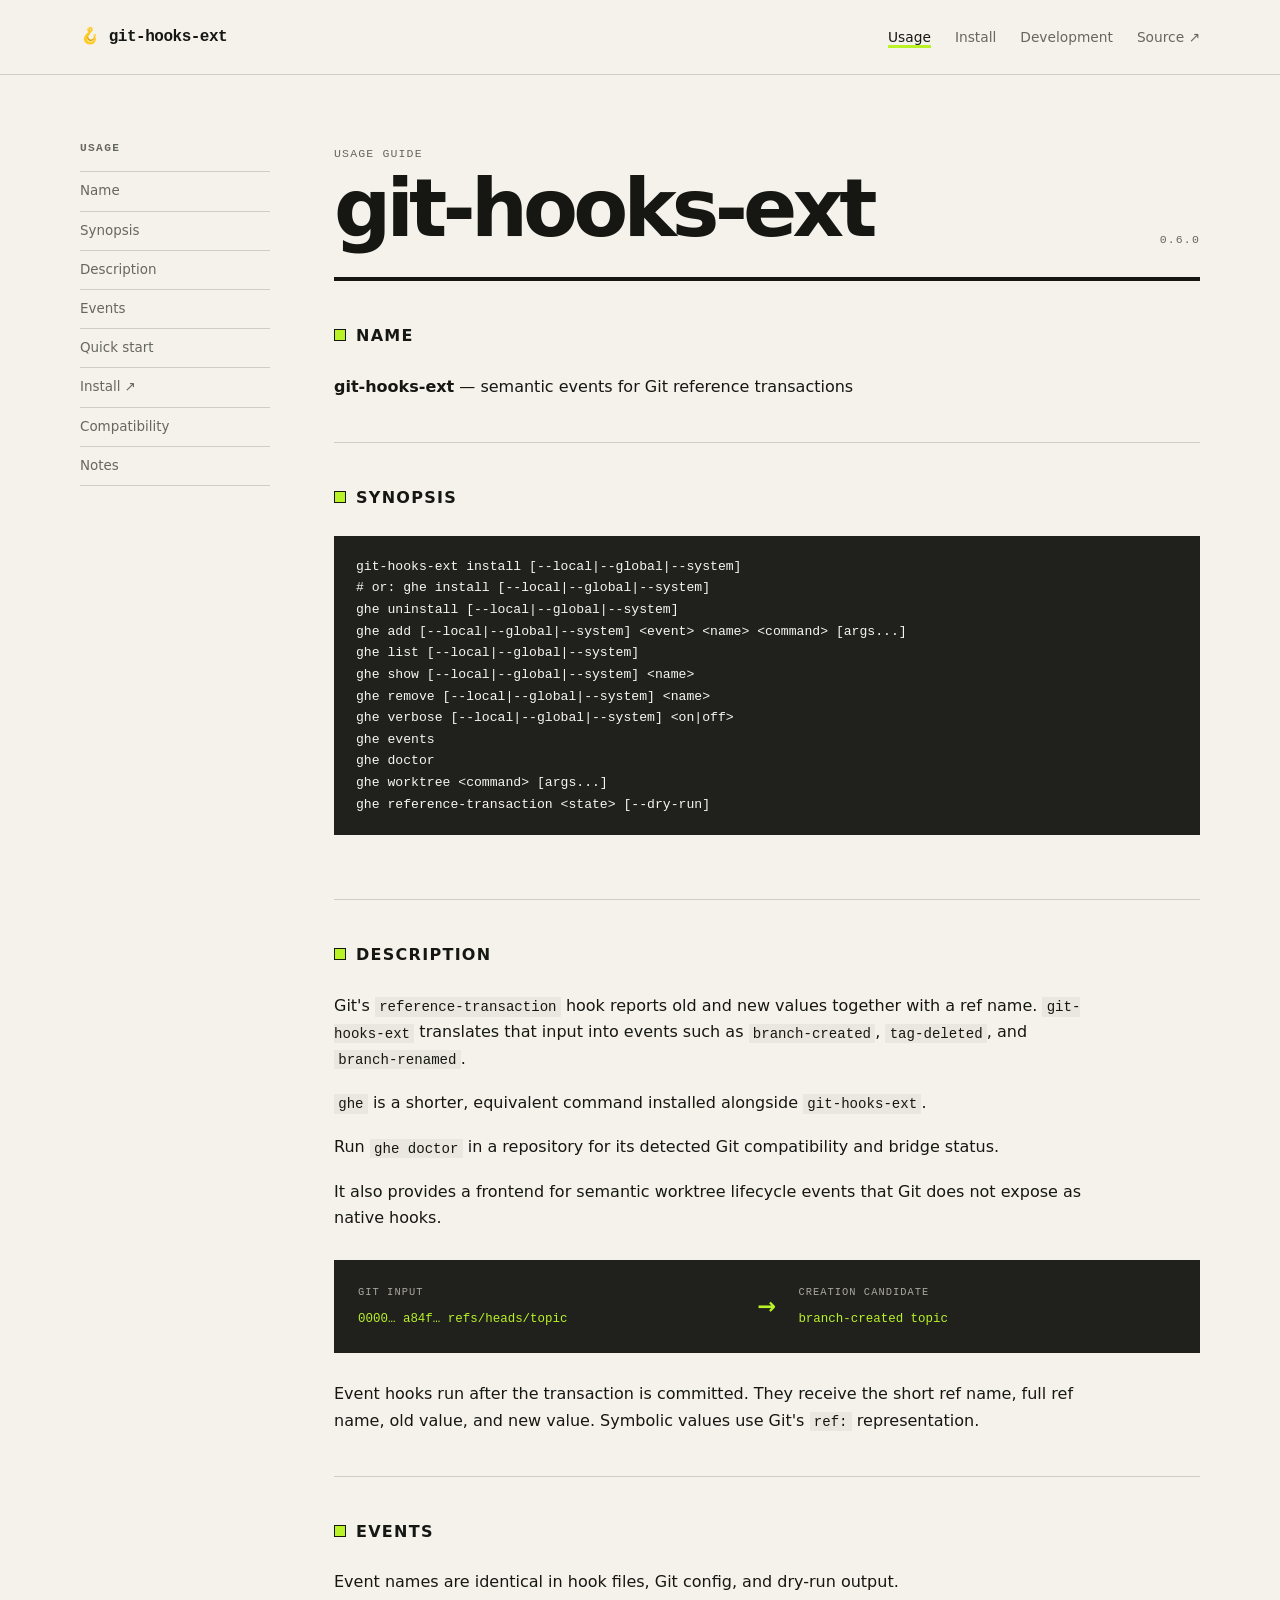
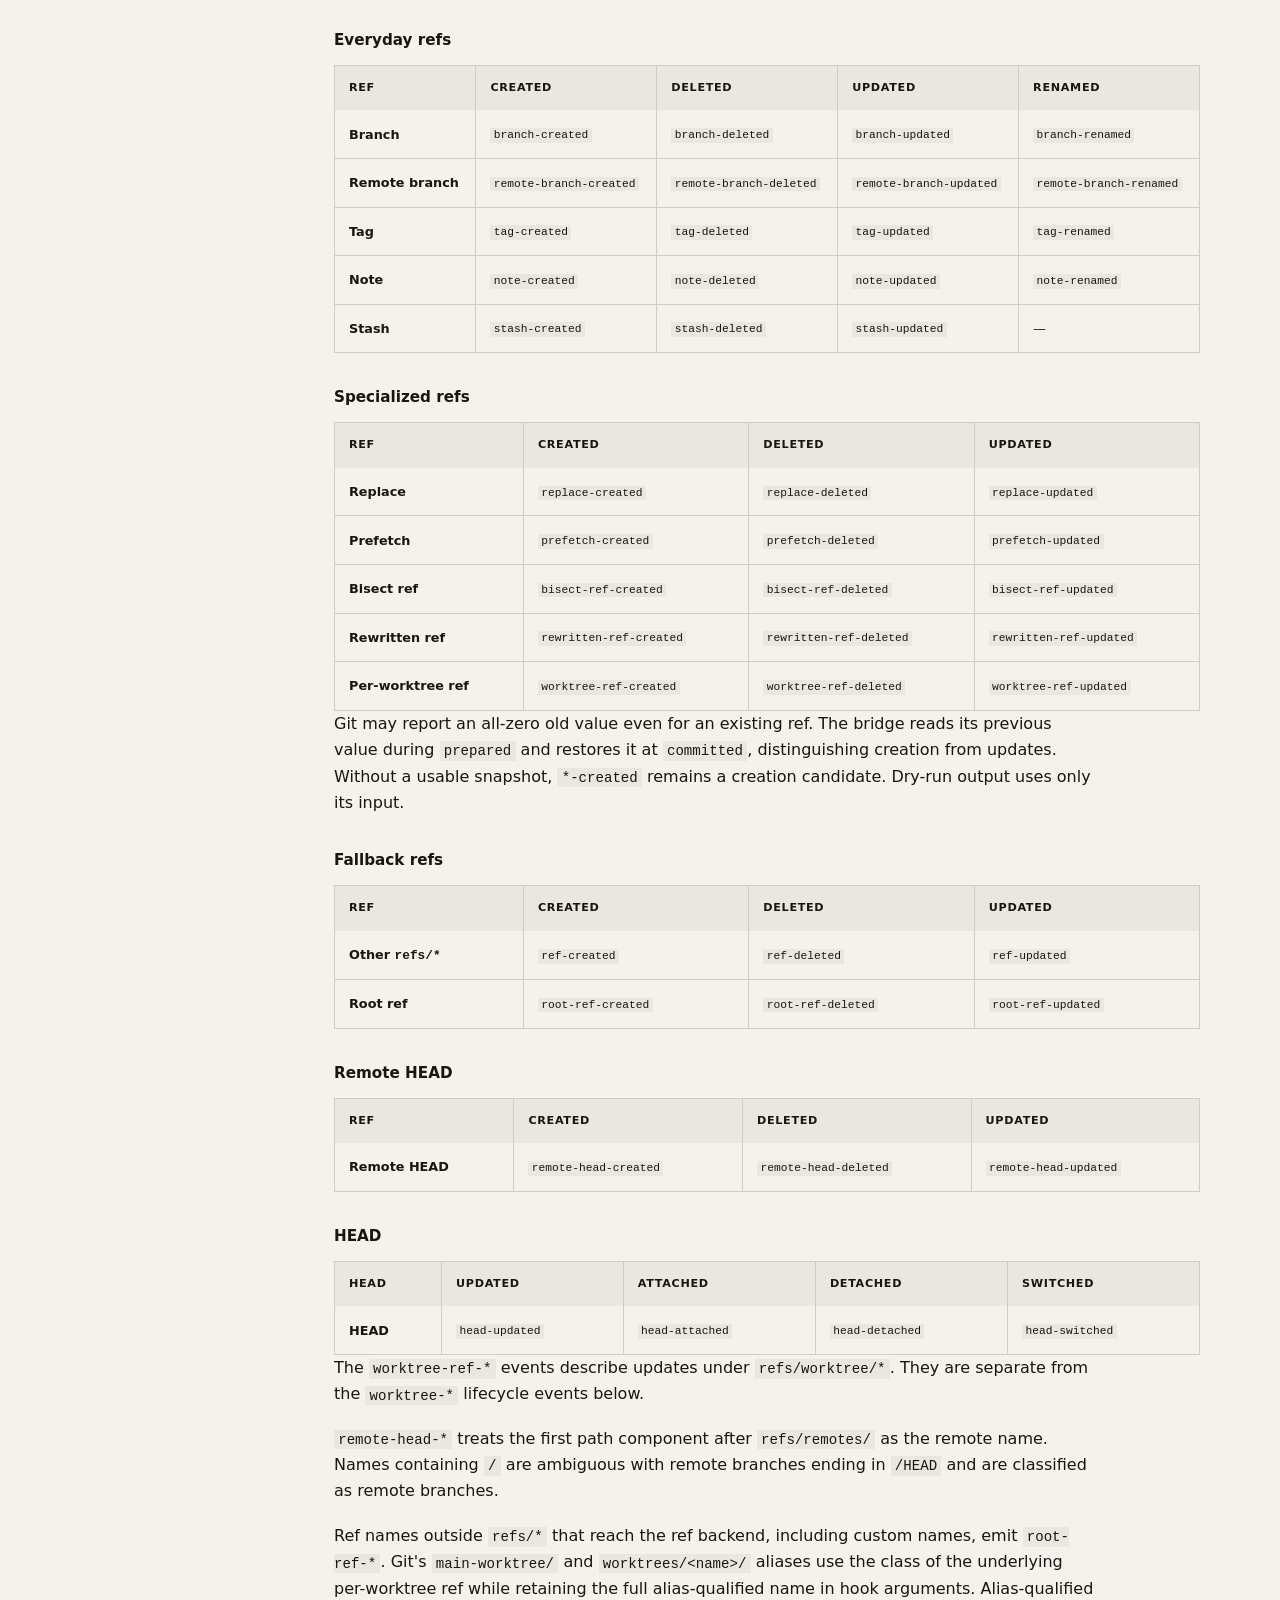
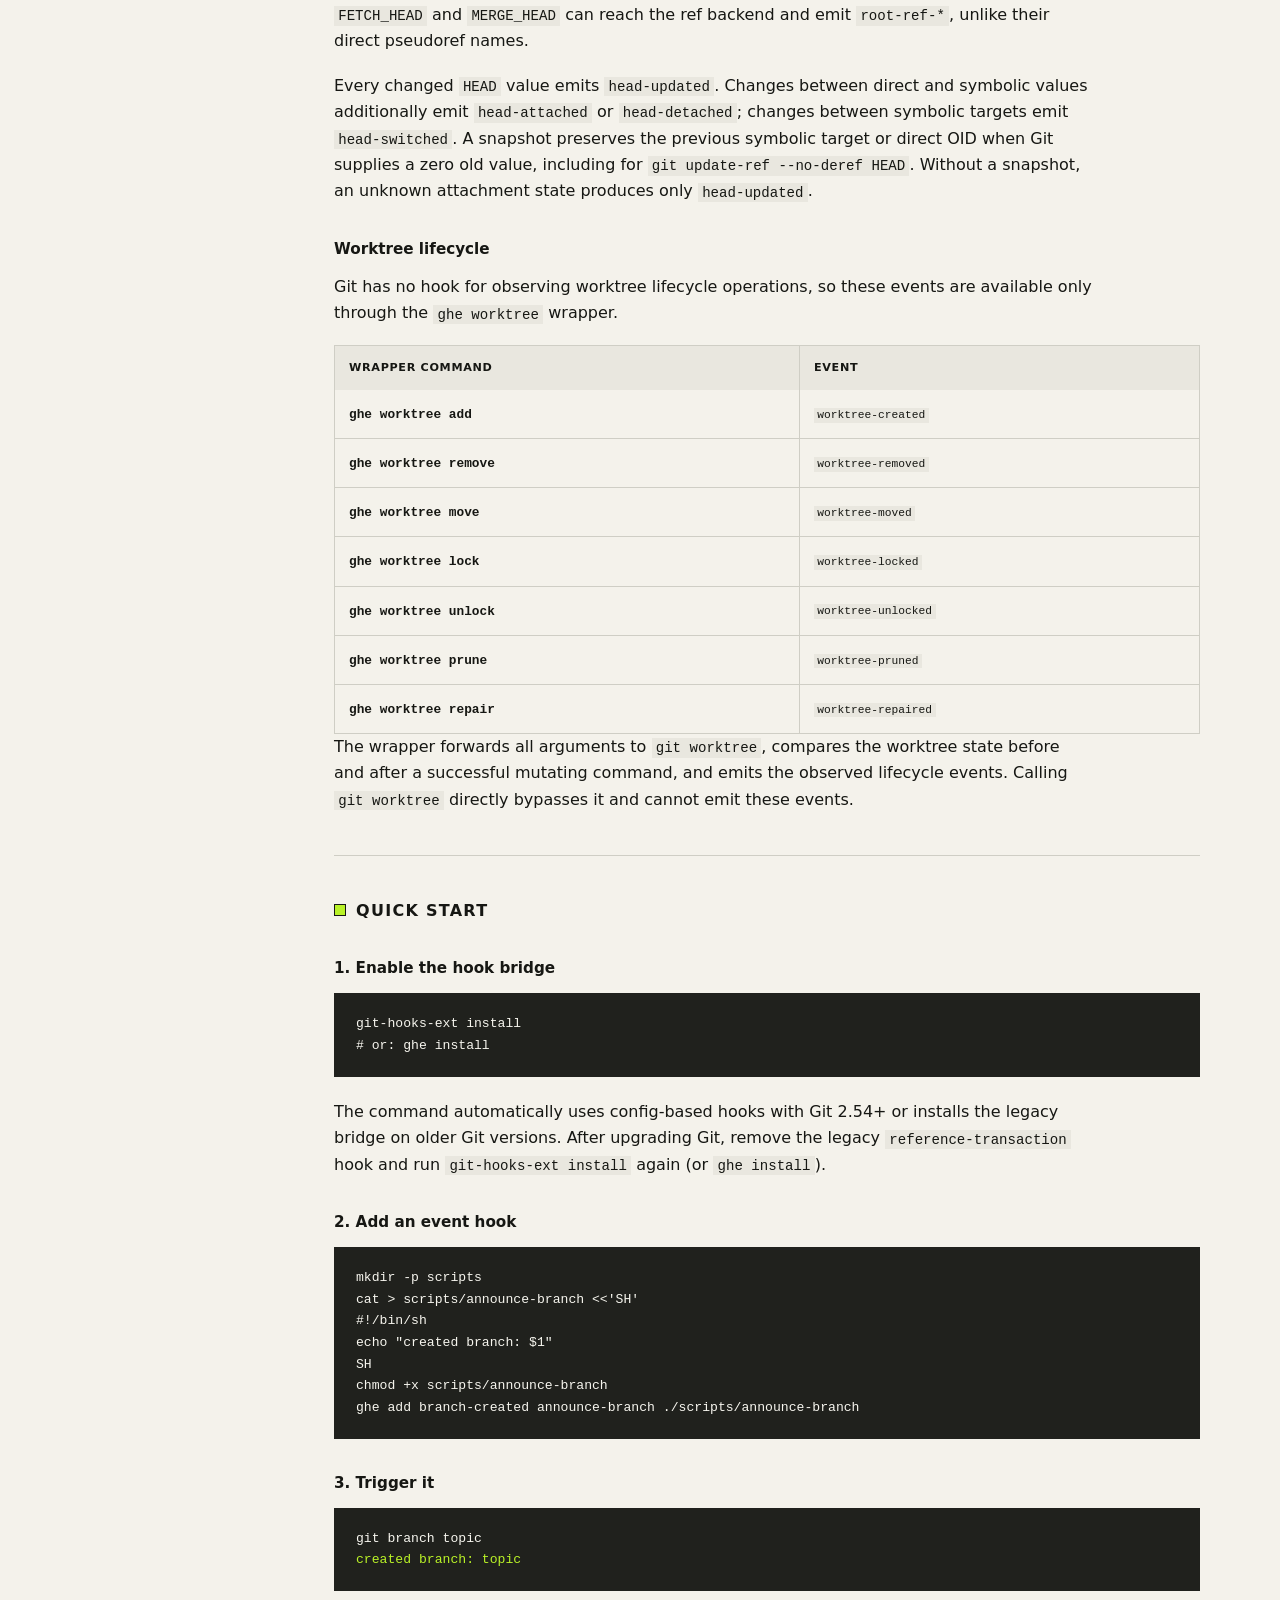
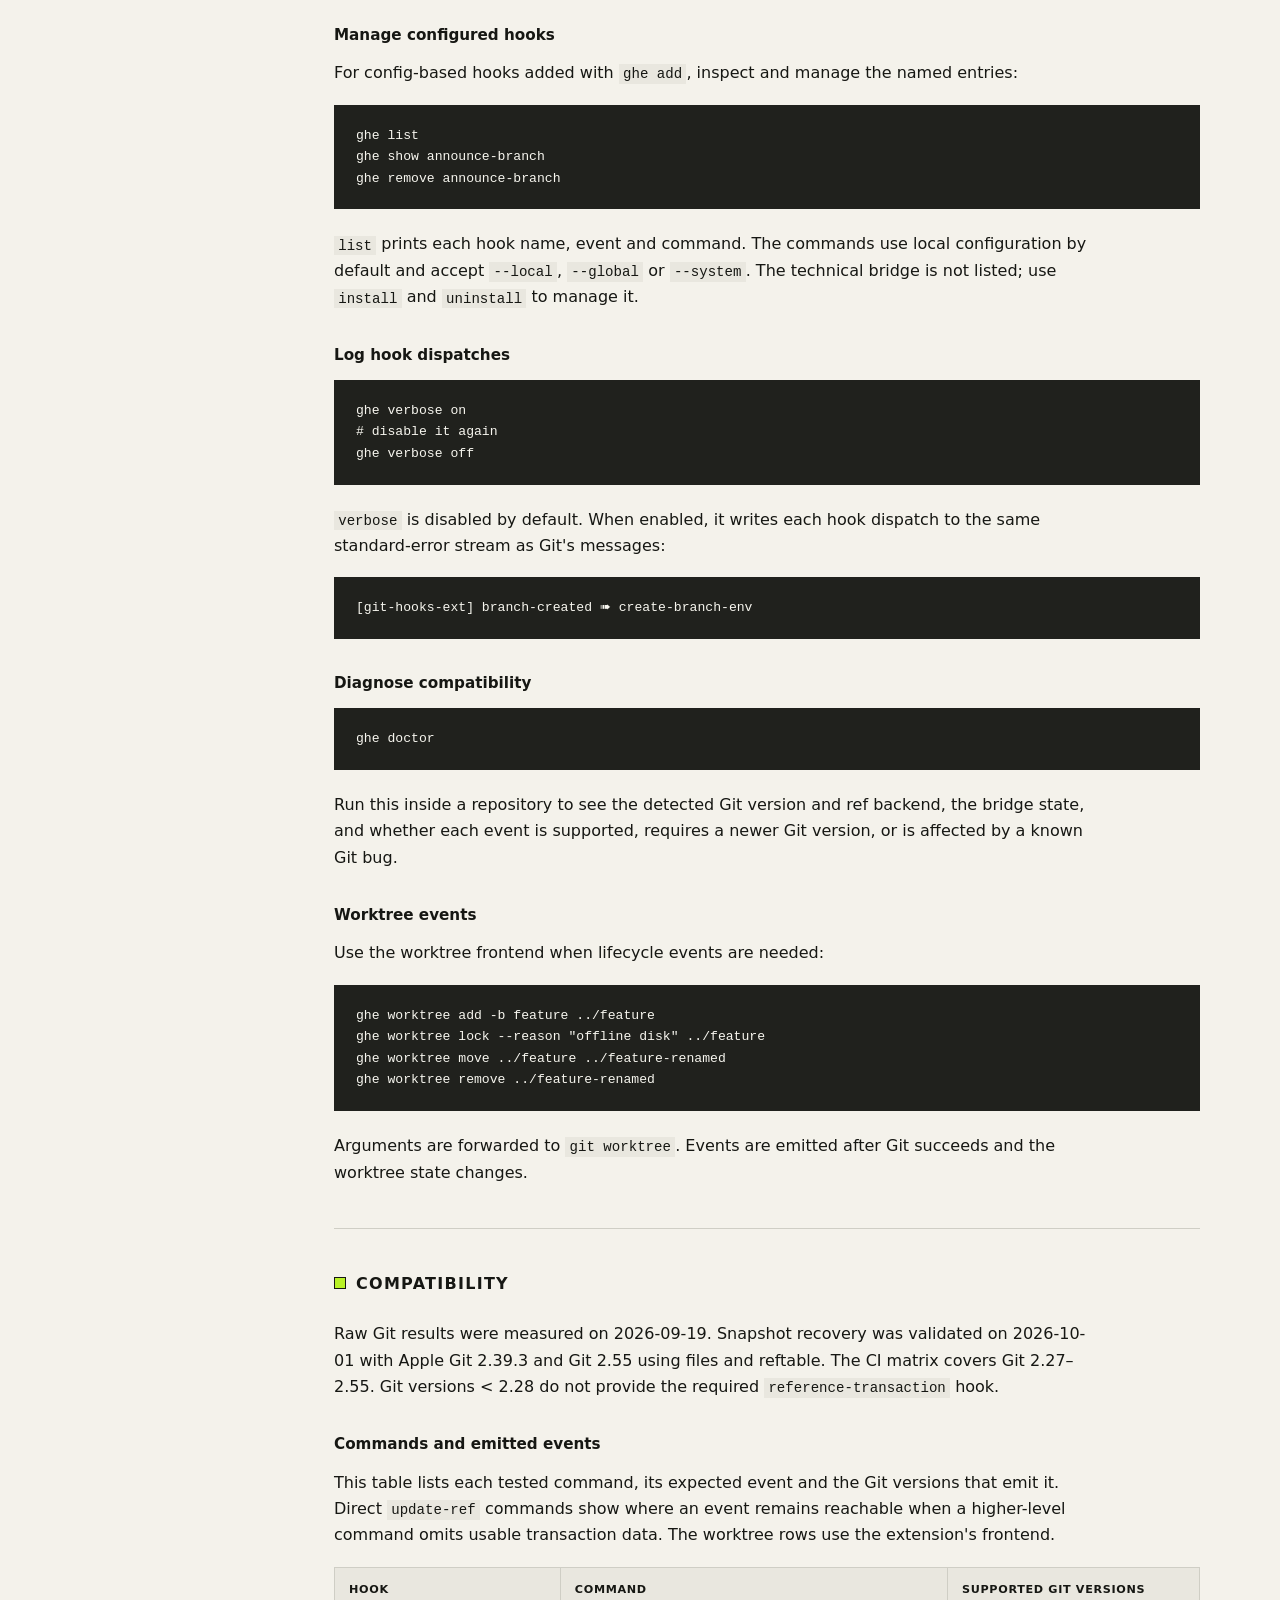
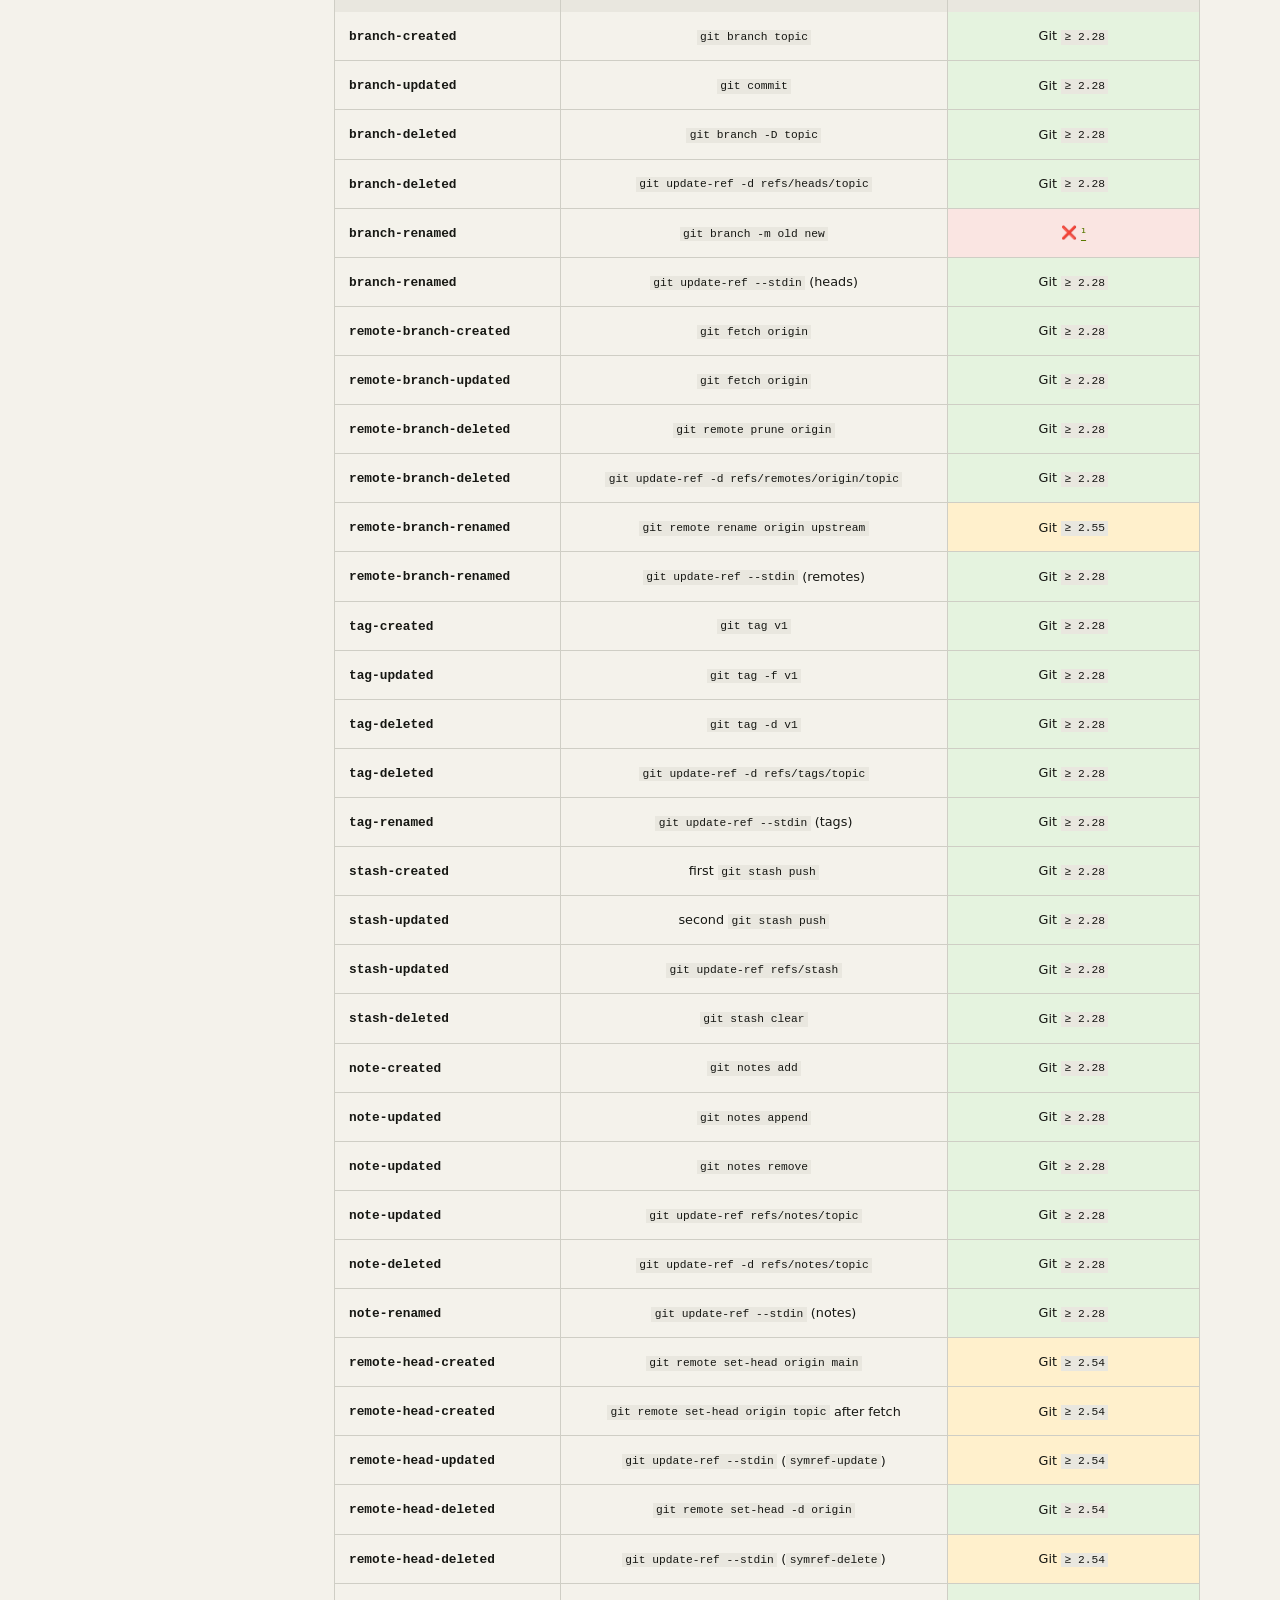
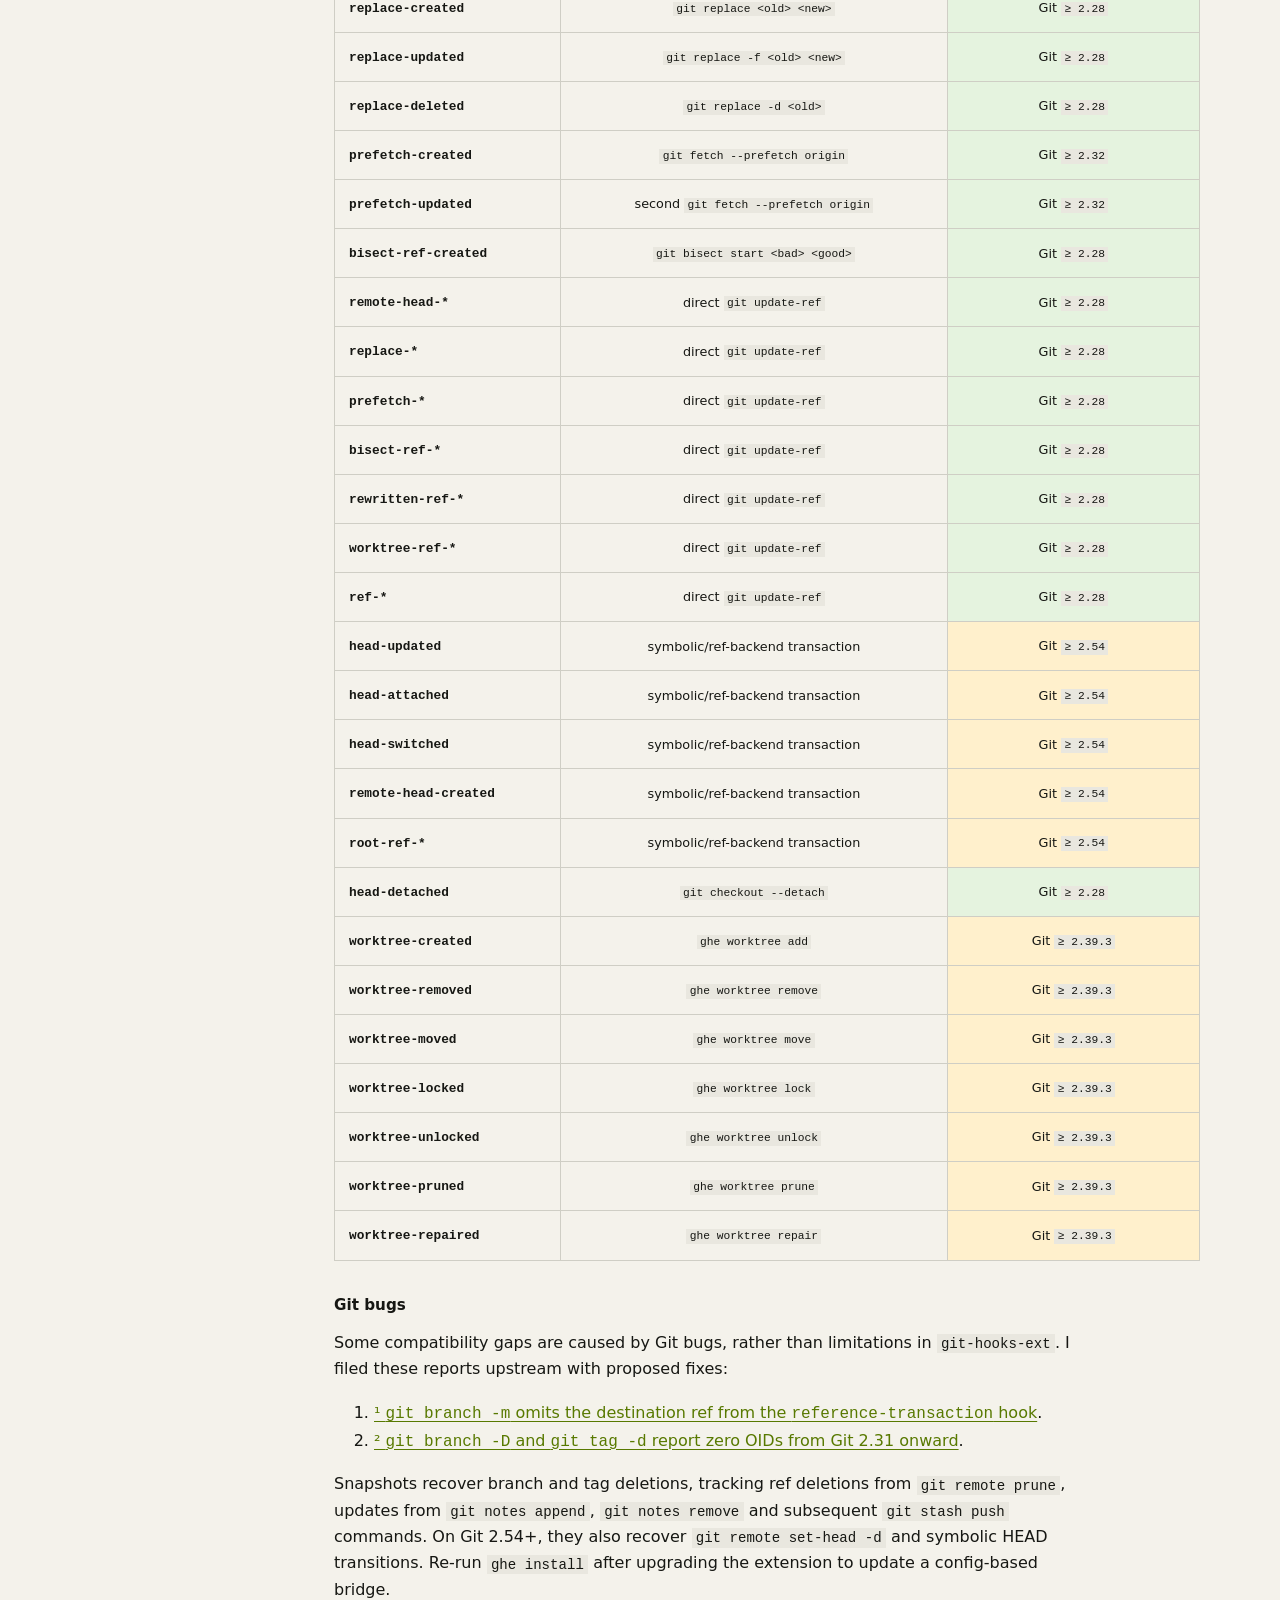
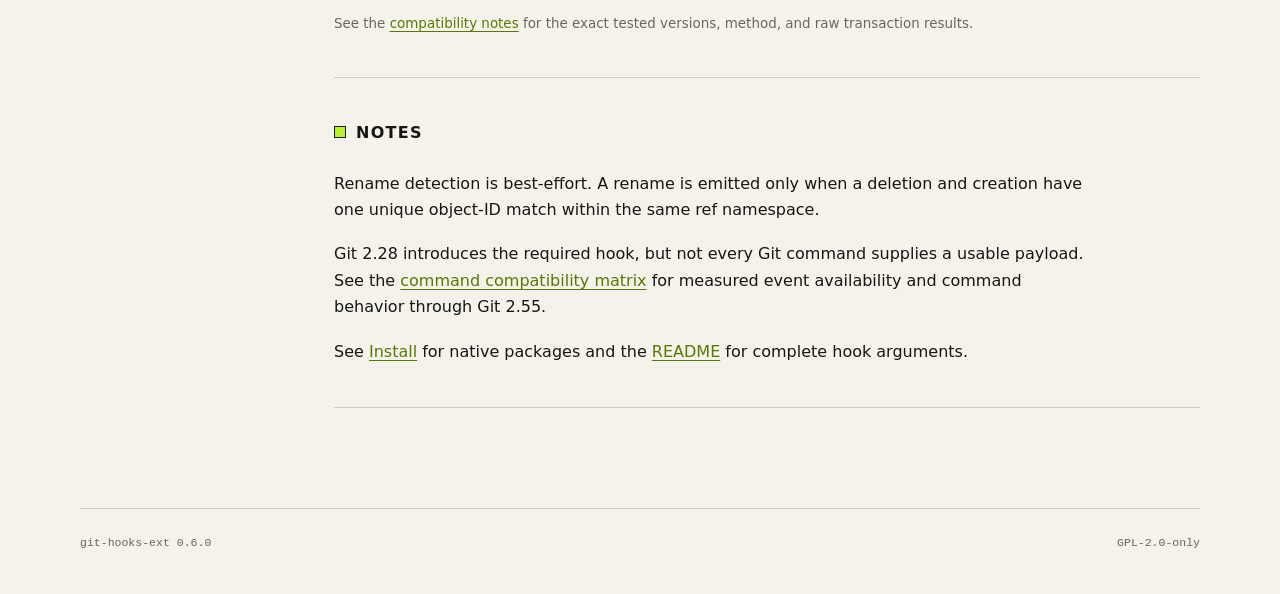
<file: site/index.html>
<!doctype html>
<html lang="en">
  <head>
    <meta charset="utf-8">
    <meta name="viewport" content="width=device-width, initial-scale=1">
    <meta name="description" content="Documentation for git-hooks-ext semantic Git ref events.">
    <meta name="theme-color" content="#f4f2eb">
    <title>Use git-hooks-ext</title>
    <link rel="canonical" href="https://ciembor.github.io/git-hooks-ext/">
    <link rel="stylesheet" href="styles.css">
  </head>
  <body>
    <header class="site-header">
      <div class="header-inner">
        <a class="wordmark" href="#top"><span aria-hidden="true">🪝</span> git-hooks-ext</a>
        <nav aria-label="Project links">
          <a class="active" href="index.html" aria-current="page">Usage</a>
          <a href="install.html">Install</a>
          <a href="development.html">Development</a>
          <a class="external" href="https://github.com/ciembor/git-hooks-ext">Source ↗</a>
        </nav>
      </div>
    </header>

    <main id="top" class="page">
      <aside class="sidebar" aria-label="Page contents">
        <p>Usage</p>
        <nav>
          <a href="#name">Name</a>
          <a href="#synopsis">Synopsis</a>
          <a href="#description">Description</a>
          <a href="#events">Events</a>
          <a href="#quick-start">Quick start</a>
          <a href="install.html">Install ↗</a>
          <a href="#compatibility">Compatibility</a>
          <a href="#notes">Notes</a>
        </nav>
      </aside>

      <article class="manual">
        <header class="manual-header">
          <div>
            <span class="manual-label">Usage guide</span>
            <h1>git-hooks-ext</h1>
          </div>
          <span class="version">0.6.0</span>
        </header>

        <section id="name">
          <h2>Name</h2>
          <p><strong>git-hooks-ext</strong> — semantic events for Git reference transactions</p>
        </section>

        <section id="synopsis">
          <h2>Synopsis</h2>
          <pre><code>git-hooks-ext install [--local|--global|--system]
# or: ghe install [--local|--global|--system]
ghe uninstall [--local|--global|--system]
ghe add [--local|--global|--system] &lt;event&gt; &lt;name&gt; &lt;command&gt; [args...]
ghe list [--local|--global|--system]
ghe show [--local|--global|--system] &lt;name&gt;
ghe remove [--local|--global|--system] &lt;name&gt;
ghe verbose [--local|--global|--system] &lt;on|off&gt;
ghe events
ghe doctor
ghe worktree &lt;command&gt; [args...]
ghe reference-transaction &lt;state&gt; [--dry-run]</code></pre>
        </section>

        <section id="description">
          <h2>Description</h2>
          <p>
            Git's <code>reference-transaction</code> hook reports old and new
            values together with a ref name. <code>git-hooks-ext</code>
            translates that input into events such as
            <code>branch-created</code>, <code>tag-deleted</code>, and
            <code>branch-renamed</code>.
          </p>
          <p><code>ghe</code> is a shorter, equivalent command installed alongside <code>git-hooks-ext</code>.</p>
          <p>Run <code>ghe doctor</code> in a repository for its detected Git compatibility and bridge status.</p>
          <p>
            It also provides a frontend for semantic worktree lifecycle events
            that Git does not expose as native hooks.
          </p>
          <div class="translation" aria-label="Example event transformation">
            <div>
              <span>Git input</span>
              <code>0000… a84f… refs/heads/topic</code>
            </div>
            <b aria-hidden="true">→</b>
            <div>
              <span>Creation candidate</span>
              <code>branch-created topic</code>
            </div>
          </div>
          <p>
            Event hooks run after the transaction is committed. They receive
            the short ref name, full ref name, old value, and new value.
            Symbolic values use Git's <code>ref:</code> representation.
          </p>
        </section>

        <section id="events">
          <h2>Events</h2>
	          <p>Event names are identical in hook files, Git config, and dry-run output.</p>
	          <h3>Everyday refs</h3>
	          <div class="table-wrap">
            <table>
              <thead>
                <tr><th>Ref</th><th>Created</th><th>Deleted</th><th>Updated</th><th>Renamed</th></tr>
	              </thead>
	              <tbody>
                <tr><th>Branch</th><td><code>branch-created</code></td><td><code>branch-deleted</code></td><td><code>branch-updated</code></td><td><code>branch-renamed</code></td></tr>
                <tr><th>Remote branch</th><td><code>remote-branch-created</code></td><td><code>remote-branch-deleted</code></td><td><code>remote-branch-updated</code></td><td><code>remote-branch-renamed</code></td></tr>
                <tr><th>Tag</th><td><code>tag-created</code></td><td><code>tag-deleted</code></td><td><code>tag-updated</code></td><td><code>tag-renamed</code></td></tr>
	                <tr><th>Note</th><td><code>note-created</code></td><td><code>note-deleted</code></td><td><code>note-updated</code></td><td><code>note-renamed</code></td></tr>
	                <tr><th>Stash</th><td><code>stash-created</code></td><td><code>stash-deleted</code></td><td><code>stash-updated</code></td><td>—</td></tr>
	              </tbody>
	            </table>
	          </div>
	          <h3>Specialized refs</h3>
	          <div class="table-wrap">
	            <table>
	              <thead>
	                <tr><th>Ref</th><th>Created</th><th>Deleted</th><th>Updated</th></tr>
	              </thead>
	              <tbody>
	                <tr><th>Replace</th><td><code>replace-created</code></td><td><code>replace-deleted</code></td><td><code>replace-updated</code></td></tr>
                <tr><th>Prefetch</th><td><code>prefetch-created</code></td><td><code>prefetch-deleted</code></td><td><code>prefetch-updated</code></td></tr>
                <tr><th>Bisect ref</th><td><code>bisect-ref-created</code></td><td><code>bisect-ref-deleted</code></td><td><code>bisect-ref-updated</code></td></tr>
                <tr><th>Rewritten ref</th><td><code>rewritten-ref-created</code></td><td><code>rewritten-ref-deleted</code></td><td><code>rewritten-ref-updated</code></td></tr>
	                <tr><th>Per-worktree ref</th><td><code>worktree-ref-created</code></td><td><code>worktree-ref-deleted</code></td><td><code>worktree-ref-updated</code></td></tr>
	              </tbody>
	            </table>
	          </div>
	          <p>
            Git may report an all-zero old value even for an existing ref.
            The bridge reads its previous value during <code>prepared</code>
            and restores it at <code>committed</code>, distinguishing creation
            from updates. Without a usable snapshot, <code>*-created</code>
            remains a creation candidate. Dry-run output uses only its input.
          </p>
	          <h3>Fallback refs</h3>
	          <div class="table-wrap">
	            <table>
	              <thead>
                <tr><th>Ref</th><th>Created</th><th>Deleted</th><th>Updated</th></tr>
	              </thead>
	              <tbody>
	                <tr><th>Other <code>refs/*</code></th><td><code>ref-created</code></td><td><code>ref-deleted</code></td><td><code>ref-updated</code></td></tr>
	                <tr><th>Root ref</th><td><code>root-ref-created</code></td><td><code>root-ref-deleted</code></td><td><code>root-ref-updated</code></td></tr>
	              </tbody>
	            </table>
	          </div>
	          <h3>Remote HEAD</h3>
	          <div class="table-wrap">
	            <table>
	              <thead>
                <tr><th>Ref</th><th>Created</th><th>Deleted</th><th>Updated</th></tr>
	              </thead>
	              <tbody>
	                <tr><th>Remote HEAD</th><td><code>remote-head-created</code></td><td><code>remote-head-deleted</code></td><td><code>remote-head-updated</code></td></tr>
	              </tbody>
	            </table>
	          </div>
	          <h3>HEAD</h3>
	          <div class="table-wrap">
	            <table>
	              <thead><tr><th>HEAD</th><th>Updated</th><th>Attached</th><th>Detached</th><th>Switched</th></tr></thead>
	              <tbody>
	                <tr><th>HEAD</th><td><code>head-updated</code></td><td><code>head-attached</code></td><td><code>head-detached</code></td><td><code>head-switched</code></td></tr>
	              </tbody>
	            </table>
	          </div>
	          <p>
            The <code>worktree-ref-*</code> events describe updates under
            <code>refs/worktree/*</code>. They are separate from the
            <code>worktree-*</code> lifecycle events below.
          </p>
          <p>
            <code>remote-head-*</code> treats the first path component after
            <code>refs/remotes/</code> as the remote name. Names containing
            <code>/</code> are ambiguous with remote branches ending in
            <code>/HEAD</code> and are classified as remote branches.
          </p>
          <p>
            Ref names outside <code>refs/*</code> that reach the ref backend,
            including custom names, emit <code>root-ref-*</code>. Git's
            <code>main-worktree/</code> and <code>worktrees/&lt;name&gt;/</code>
            aliases use the class of the underlying per-worktree ref while
            retaining the full alias-qualified name in hook arguments.
            Alias-qualified <code>FETCH_HEAD</code> and
            <code>MERGE_HEAD</code> can reach the ref backend and emit
            <code>root-ref-*</code>, unlike their direct pseudoref names.
          </p>
          <p>
            Every changed <code>HEAD</code> value emits
            <code>head-updated</code>. Changes between direct and symbolic
            values additionally emit <code>head-attached</code> or
            <code>head-detached</code>; changes between symbolic targets emit
            <code>head-switched</code>. A snapshot preserves the previous
            symbolic target or direct OID when Git supplies a zero old value,
            including for <code>git update-ref --no-deref HEAD</code>.
            Without a snapshot, an unknown attachment state produces only
            <code>head-updated</code>.
          </p>
          <h3>Worktree lifecycle</h3>
          <p>
            Git has no hook for observing worktree lifecycle operations, so
            these events are available only through the
            <code>ghe worktree</code> wrapper.
          </p>
          <div class="table-wrap">
            <table>
              <thead><tr><th>Wrapper command</th><th>Event</th></tr></thead>
              <tbody>
                <tr><th><code>ghe worktree add</code></th><td><code>worktree-created</code></td></tr>
                <tr><th><code>ghe worktree remove</code></th><td><code>worktree-removed</code></td></tr>
                <tr><th><code>ghe worktree move</code></th><td><code>worktree-moved</code></td></tr>
                <tr><th><code>ghe worktree lock</code></th><td><code>worktree-locked</code></td></tr>
                <tr><th><code>ghe worktree unlock</code></th><td><code>worktree-unlocked</code></td></tr>
                <tr><th><code>ghe worktree prune</code></th><td><code>worktree-pruned</code></td></tr>
                <tr><th><code>ghe worktree repair</code></th><td><code>worktree-repaired</code></td></tr>
              </tbody>
            </table>
          </div>
	          <p>
            The wrapper forwards all arguments to <code>git worktree</code>,
            compares the worktree state before and after a successful mutating
            command, and emits the observed lifecycle events. Calling
            <code>git worktree</code> directly bypasses it and cannot emit
            these events.
          </p>
        </section>

        <section id="quick-start">
          <h2>Quick start</h2>
          <h3>1. Enable the hook bridge</h3>
          <pre><code>git-hooks-ext install
# or: ghe install</code></pre>
          <p>The command automatically uses config-based hooks with Git 2.54+ or installs the legacy bridge on older Git versions. After upgrading Git, remove the legacy <code>reference-transaction</code> hook and run <code>git-hooks-ext install</code> again (or <code>ghe install</code>).</p>

          <h3>2. Add an event hook</h3>
          <pre><code>mkdir -p scripts
cat &gt; scripts/announce-branch &lt;&lt;'SH'
#!/bin/sh
echo "created branch: $1"
SH
chmod +x scripts/announce-branch
ghe add branch-created announce-branch ./scripts/announce-branch</code></pre>

          <h3>3. Trigger it</h3>
          <pre><code>git branch topic
<span>created branch: topic</span></code></pre>

          <h3>Manage configured hooks</h3>
          <p>For config-based hooks added with <code>ghe add</code>, inspect and manage the named entries:</p>
          <pre><code>ghe list
ghe show announce-branch
ghe remove announce-branch</code></pre>
          <p><code>list</code> prints each hook name, event and command. The commands use local configuration by default and accept <code>--local</code>, <code>--global</code> or <code>--system</code>. The technical bridge is not listed; use <code>install</code> and <code>uninstall</code> to manage it.</p>

          <h3>Log hook dispatches</h3>
          <pre><code>ghe verbose on
# disable it again
ghe verbose off</code></pre>
          <p><code>verbose</code> is disabled by default. When enabled, it writes each hook dispatch to the same standard-error stream as Git's messages:</p>
          <pre><code>[git-hooks-ext] branch-created ➠ create-branch-env</code></pre>

          <h3>Diagnose compatibility</h3>
          <pre><code>ghe doctor</code></pre>
          <p>Run this inside a repository to see the detected Git version and ref backend, the bridge state, and whether each event is supported, requires a newer Git version, or is affected by a known Git bug.</p>

          <h3>Worktree events</h3>
          <p>Use the worktree frontend when lifecycle events are needed:</p>
          <pre><code>ghe worktree add -b feature ../feature
ghe worktree lock --reason "offline disk" ../feature
ghe worktree move ../feature ../feature-renamed
ghe worktree remove ../feature-renamed</code></pre>
          <p>
            Arguments are forwarded to <code>git worktree</code>. Events are
            emitted after Git succeeds and the worktree state changes.
          </p>
        </section>

        <section id="compatibility">
          <h2>Compatibility</h2>
          <p>
            Raw Git results were measured on 2026-09-19. Snapshot recovery was
            validated on 2026-10-01 with Apple Git 2.39.3 and Git 2.55 using
            files and reftable. The CI matrix covers Git 2.27–2.55. Git versions
            &lt; 2.28 do not provide the required
            <code>reference-transaction</code> hook.
          </p>
          <h3>Commands and emitted events</h3>
          <p>
            This table lists each tested command, its expected event and the
            Git versions that emit it. Direct <code>update-ref</code> commands
            show where an event remains reachable when a higher-level command
            omits usable transaction data. The worktree rows use the
            extension's frontend.
          </p>
          <div class="table-wrap">
            <table class="compatibility-table" aria-label="Supported Git versions for semantic events">
              <thead>
                <tr><th scope="col">Hook</th><th scope="col">Command</th><th scope="col">Supported Git versions</th></tr>
              </thead>
              <tbody>
                <tr><th scope="row"><code>branch-created</code></th><td><code>git branch topic</code></td><td class="status-ok">Git <code>≥ 2.28</code></td></tr>
                <tr><th scope="row"><code>branch-updated</code></th><td><code>git commit</code></td><td class="status-ok">Git <code>≥ 2.28</code></td></tr>
                <tr><th scope="row"><code>branch-deleted</code></th><td><code>git branch -D topic</code></td><td class="status-ok">Git <code>≥ 2.28</code></td></tr>
                <tr><th scope="row"><code>branch-deleted</code></th><td><code>git update-ref -d refs/heads/topic</code></td><td class="status-ok">Git <code>≥ 2.28</code></td></tr>
                <tr><th scope="row"><code>branch-renamed</code></th><td><code>git branch -m old new</code></td><td class="status-no">❌ <a href="#git-bugs">¹</a></td></tr>
                <tr><th scope="row"><code>branch-renamed</code></th><td><code>git update-ref --stdin</code> (heads)</td><td class="status-ok">Git <code>≥ 2.28</code></td></tr>
                <tr><th scope="row"><code>remote-branch-created</code></th><td><code>git fetch origin</code></td><td class="status-ok">Git <code>≥ 2.28</code></td></tr>
                <tr><th scope="row"><code>remote-branch-updated</code></th><td><code>git fetch origin</code></td><td class="status-ok">Git <code>≥ 2.28</code></td></tr>
                <tr><th scope="row"><code>remote-branch-deleted</code></th><td><code>git remote prune origin</code></td><td class="status-ok">Git <code>≥ 2.28</code></td></tr>
                <tr><th scope="row"><code>remote-branch-deleted</code></th><td><code>git update-ref -d refs/remotes/origin/topic</code></td><td class="status-ok">Git <code>≥ 2.28</code></td></tr>
                <tr><th scope="row"><code>remote-branch-renamed</code></th><td><code>git remote rename origin upstream</code></td><td class="status-partial">Git <code>≥ 2.55</code></td></tr>
                <tr><th scope="row"><code>remote-branch-renamed</code></th><td><code>git update-ref --stdin</code> (remotes)</td><td class="status-ok">Git <code>≥ 2.28</code></td></tr>
                <tr><th scope="row"><code>tag-created</code></th><td><code>git tag v1</code></td><td class="status-ok">Git <code>≥ 2.28</code></td></tr>
                <tr><th scope="row"><code>tag-updated</code></th><td><code>git tag -f v1</code></td><td class="status-ok">Git <code>≥ 2.28</code></td></tr>
                <tr><th scope="row"><code>tag-deleted</code></th><td><code>git tag -d v1</code></td><td class="status-ok">Git <code>≥ 2.28</code></td></tr>
                <tr><th scope="row"><code>tag-deleted</code></th><td><code>git update-ref -d refs/tags/topic</code></td><td class="status-ok">Git <code>≥ 2.28</code></td></tr>
                <tr><th scope="row"><code>tag-renamed</code></th><td><code>git update-ref --stdin</code> (tags)</td><td class="status-ok">Git <code>≥ 2.28</code></td></tr>
                <tr><th scope="row"><code>stash-created</code></th><td>first <code>git stash push</code></td><td class="status-ok">Git <code>≥ 2.28</code></td></tr>
                <tr><th scope="row"><code>stash-updated</code></th><td>second <code>git stash push</code></td><td class="status-ok">Git <code>≥ 2.28</code></td></tr>
                <tr><th scope="row"><code>stash-updated</code></th><td><code>git update-ref refs/stash</code></td><td class="status-ok">Git <code>≥ 2.28</code></td></tr>
                <tr><th scope="row"><code>stash-deleted</code></th><td><code>git stash clear</code></td><td class="status-ok">Git <code>≥ 2.28</code></td></tr>
                <tr><th scope="row"><code>note-created</code></th><td><code>git notes add</code></td><td class="status-ok">Git <code>≥ 2.28</code></td></tr>
                <tr><th scope="row"><code>note-updated</code></th><td><code>git notes append</code></td><td class="status-ok">Git <code>≥ 2.28</code></td></tr>
                <tr><th scope="row"><code>note-updated</code></th><td><code>git notes remove</code></td><td class="status-ok">Git <code>≥ 2.28</code></td></tr>
	                <tr><th scope="row"><code>note-updated</code></th><td><code>git update-ref refs/notes/topic</code></td><td class="status-ok">Git <code>≥ 2.28</code></td></tr>
	                <tr><th scope="row"><code>note-deleted</code></th><td><code>git update-ref -d refs/notes/topic</code></td><td class="status-ok">Git <code>≥ 2.28</code></td></tr>
	                <tr><th scope="row"><code>note-renamed</code></th><td><code>git update-ref --stdin</code> (notes)</td><td class="status-ok">Git <code>≥ 2.28</code></td></tr>
	                <tr><th scope="row"><code>remote-head-created</code></th><td><code>git remote set-head origin main</code></td><td class="status-partial">Git <code>≥ 2.54</code></td></tr>
	                <tr><th scope="row"><code>remote-head-created</code></th><td><code>git remote set-head origin topic</code> after fetch</td><td class="status-partial">Git <code>≥ 2.54</code></td></tr>
	                <tr><th scope="row"><code>remote-head-updated</code></th><td><code>git update-ref --stdin</code> (<code>symref-update</code>)</td><td class="status-partial">Git <code>≥ 2.54</code></td></tr>
	                <tr><th scope="row"><code>remote-head-deleted</code></th><td><code>git remote set-head -d origin</code></td><td class="status-ok">Git <code>≥ 2.54</code></td></tr>
	                <tr><th scope="row"><code>remote-head-deleted</code></th><td><code>git update-ref --stdin</code> (<code>symref-delete</code>)</td><td class="status-partial">Git <code>≥ 2.54</code></td></tr>
	                <tr><th scope="row"><code>replace-created</code></th><td><code>git replace &lt;old&gt; &lt;new&gt;</code></td><td class="status-ok">Git <code>≥ 2.28</code></td></tr>
	                <tr><th scope="row"><code>replace-updated</code></th><td><code>git replace -f &lt;old&gt; &lt;new&gt;</code></td><td class="status-ok">Git <code>≥ 2.28</code></td></tr>
	                <tr><th scope="row"><code>replace-deleted</code></th><td><code>git replace -d &lt;old&gt;</code></td><td class="status-ok">Git <code>≥ 2.28</code></td></tr>
	                <tr><th scope="row"><code>prefetch-created</code></th><td><code>git fetch --prefetch origin</code></td><td class="status-ok">Git <code>≥ 2.32</code></td></tr>
	                <tr><th scope="row"><code>prefetch-updated</code></th><td>second <code>git fetch --prefetch origin</code></td><td class="status-ok">Git <code>≥ 2.32</code></td></tr>
	                <tr><th scope="row"><code>bisect-ref-created</code></th><td><code>git bisect start &lt;bad&gt; &lt;good&gt;</code></td><td class="status-ok">Git <code>≥ 2.28</code></td></tr>
	                <tr><th scope="row"><code>remote-head-*</code></th><td>direct <code>git update-ref</code></td><td class="status-ok">Git <code>≥ 2.28</code></td></tr>
	                <tr><th scope="row"><code>replace-*</code></th><td>direct <code>git update-ref</code></td><td class="status-ok">Git <code>≥ 2.28</code></td></tr>
	                <tr><th scope="row"><code>prefetch-*</code></th><td>direct <code>git update-ref</code></td><td class="status-ok">Git <code>≥ 2.28</code></td></tr>
	                <tr><th scope="row"><code>bisect-ref-*</code></th><td>direct <code>git update-ref</code></td><td class="status-ok">Git <code>≥ 2.28</code></td></tr>
	                <tr><th scope="row"><code>rewritten-ref-*</code></th><td>direct <code>git update-ref</code></td><td class="status-ok">Git <code>≥ 2.28</code></td></tr>
	                <tr><th scope="row"><code>worktree-ref-*</code></th><td>direct <code>git update-ref</code></td><td class="status-ok">Git <code>≥ 2.28</code></td></tr>
	                <tr><th scope="row"><code>ref-*</code></th><td>direct <code>git update-ref</code></td><td class="status-ok">Git <code>≥ 2.28</code></td></tr>
	                <tr><th scope="row"><code>head-updated</code></th><td>symbolic/ref-backend transaction</td><td class="status-partial">Git <code>≥ 2.54</code></td></tr>
	                <tr><th scope="row"><code>head-attached</code></th><td>symbolic/ref-backend transaction</td><td class="status-partial">Git <code>≥ 2.54</code></td></tr>
	                <tr><th scope="row"><code>head-switched</code></th><td>symbolic/ref-backend transaction</td><td class="status-partial">Git <code>≥ 2.54</code></td></tr>
	                <tr><th scope="row"><code>remote-head-created</code></th><td>symbolic/ref-backend transaction</td><td class="status-partial">Git <code>≥ 2.54</code></td></tr>
	                <tr><th scope="row"><code>root-ref-*</code></th><td>symbolic/ref-backend transaction</td><td class="status-partial">Git <code>≥ 2.54</code></td></tr>
	                <tr><th scope="row"><code>head-detached</code></th><td><code>git checkout --detach</code></td><td class="status-ok">Git <code>≥ 2.28</code></td></tr>
	                <tr><th scope="row"><code>worktree-created</code></th><td><code>ghe worktree add</code></td><td class="status-partial">Git <code>≥ 2.39.3</code></td></tr>
                <tr><th scope="row"><code>worktree-removed</code></th><td><code>ghe worktree remove</code></td><td class="status-partial">Git <code>≥ 2.39.3</code></td></tr>
                <tr><th scope="row"><code>worktree-moved</code></th><td><code>ghe worktree move</code></td><td class="status-partial">Git <code>≥ 2.39.3</code></td></tr>
                <tr><th scope="row"><code>worktree-locked</code></th><td><code>ghe worktree lock</code></td><td class="status-partial">Git <code>≥ 2.39.3</code></td></tr>
                <tr><th scope="row"><code>worktree-unlocked</code></th><td><code>ghe worktree unlock</code></td><td class="status-partial">Git <code>≥ 2.39.3</code></td></tr>
                <tr><th scope="row"><code>worktree-pruned</code></th><td><code>ghe worktree prune</code></td><td class="status-partial">Git <code>≥ 2.39.3</code></td></tr>
                <tr><th scope="row"><code>worktree-repaired</code></th><td><code>ghe worktree repair</code></td><td class="status-partial">Git <code>≥ 2.39.3</code></td></tr>
              </tbody>
            </table>
          </div>
          <h3 id="git-bugs">Git bugs</h3>
          <p>
            Some compatibility gaps are caused by Git bugs, rather than
            limitations in <code>git-hooks-ext</code>. I filed these reports
            upstream with proposed fixes:
          </p>
          <ol>
            <li><a href="https://lore.kernel.org/git/CAOLa=ZTN1TU2A1sgEhiw=ymMYr6Ge11cMEubSaeKqr4WNU=2EQ@mail.gmail.com/T/#t">¹ <code>git branch -m</code> omits the destination ref from the <code>reference-transaction</code> hook</a>.</li>
            <li><a href="https://lore.kernel.org/git/CACQ=SRHthWOLVXmY6wgknOPgpQ+oB1vV-Q0AL=mK9mXb2Xy9Nw@mail.gmail.com/T/#t">² <code>git branch -D</code> and <code>git tag -d</code> report zero OIDs from Git 2.31 onward</a>.</li>
          </ol>
          <p>
            Snapshots recover branch and tag deletions, tracking ref deletions
            from <code>git remote prune</code>, updates from
            <code>git notes append</code>, <code>git notes remove</code> and
            subsequent <code>git stash push</code> commands. On Git 2.54+,
            they also recover <code>git remote set-head -d</code> and symbolic
            HEAD transitions. Re-run <code>ghe install</code> after upgrading
            the extension to update a config-based bridge.
          </p>
          <p class="method-note">
            See the <a href="https://github.com/ciembor/git-hooks-ext/blob/main/tests/compat/README.md">compatibility notes</a>
            for the exact tested versions, method, and raw transaction results.
          </p>
        </section>

        <section id="notes">
          <h2>Notes</h2>
          <p>
            Rename detection is best-effort. A rename is emitted only when a
            deletion and creation have one unique object-ID match within the
            same ref namespace.
          </p>
          <p>
            Git 2.28 introduces the required hook, but not every Git command
            supplies a usable payload. See the
            <a href="#compatibility">command compatibility matrix</a>
            for measured event availability and command behavior through Git 2.55.
          </p>
          <p>
            See <a href="install.html">Install</a> for native packages and the
            <a href="https://github.com/ciembor/git-hooks-ext/blob/main/README.md">README</a>
            for complete hook arguments.
          </p>
        </section>
      </article>
    </main>

    <footer><span>git-hooks-ext 0.6.0</span><span>GPL-2.0-only</span></footer>
  </body>
</html>
</file>
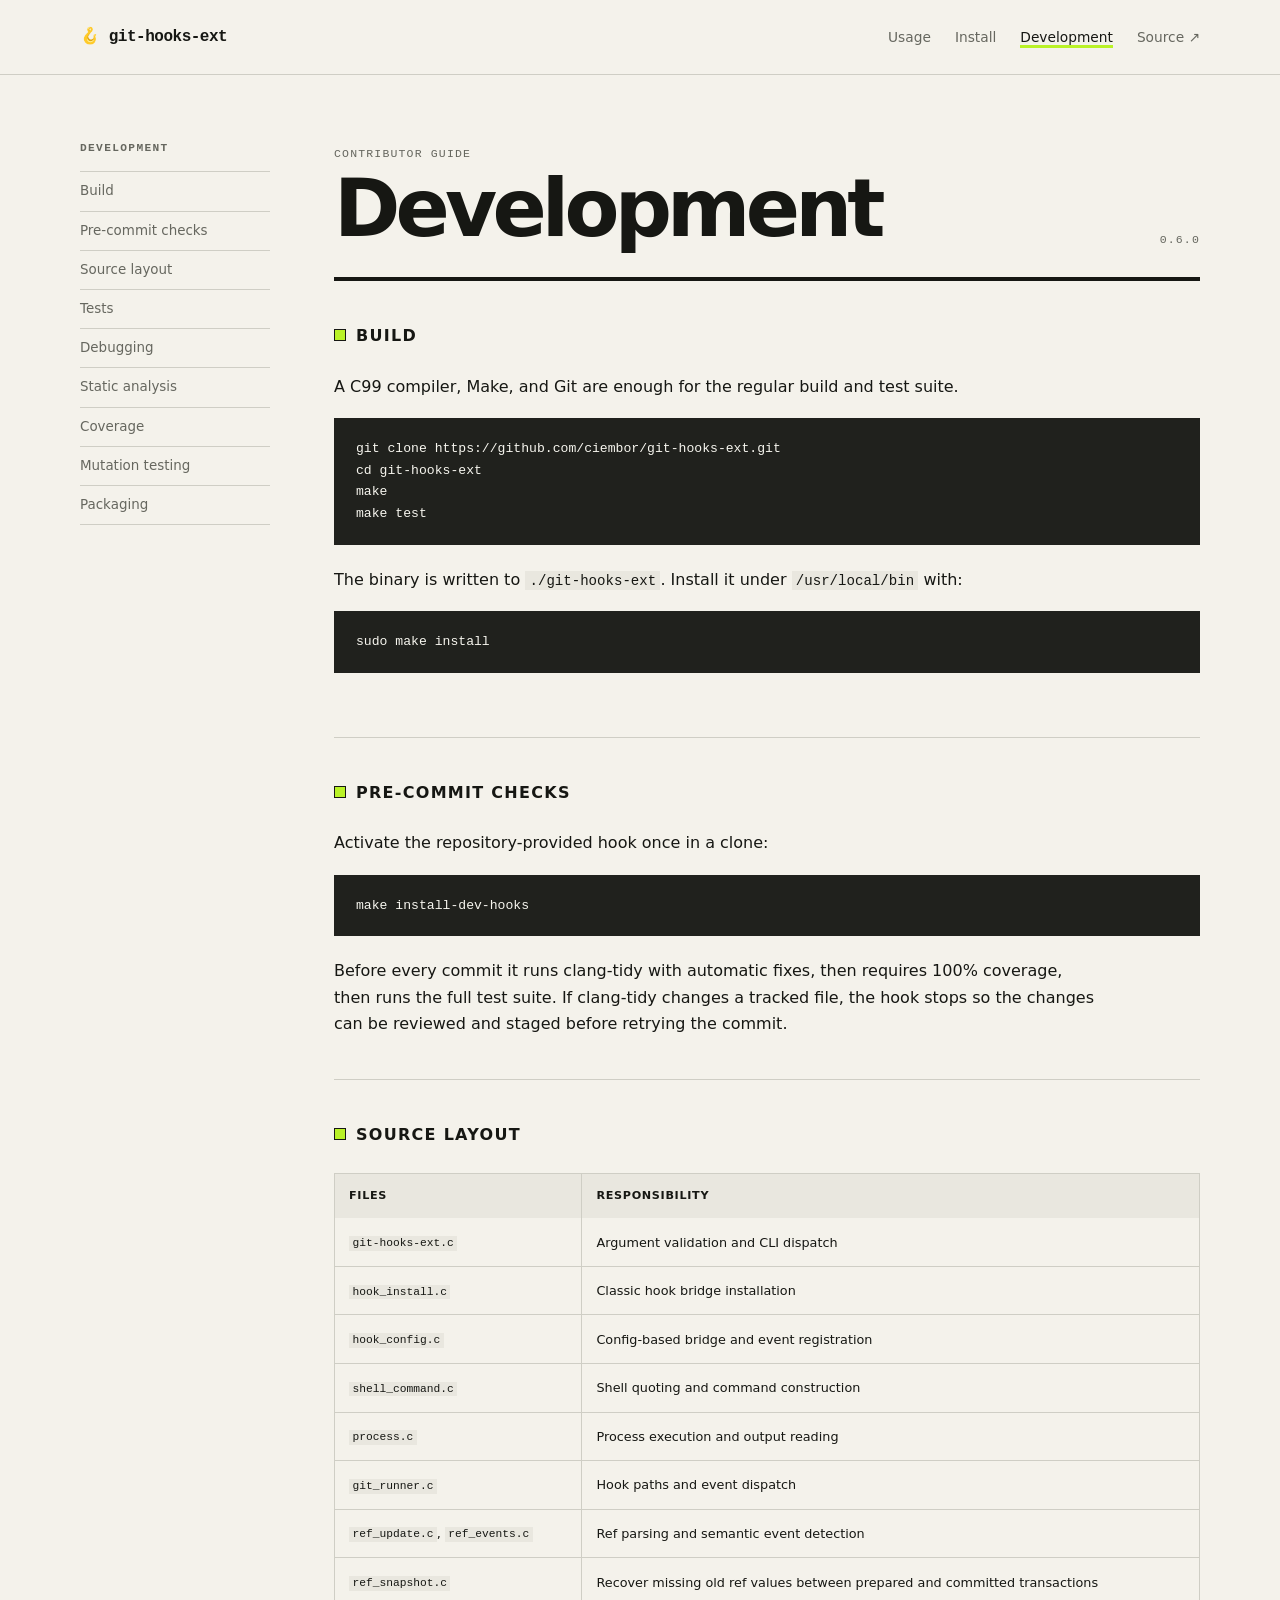
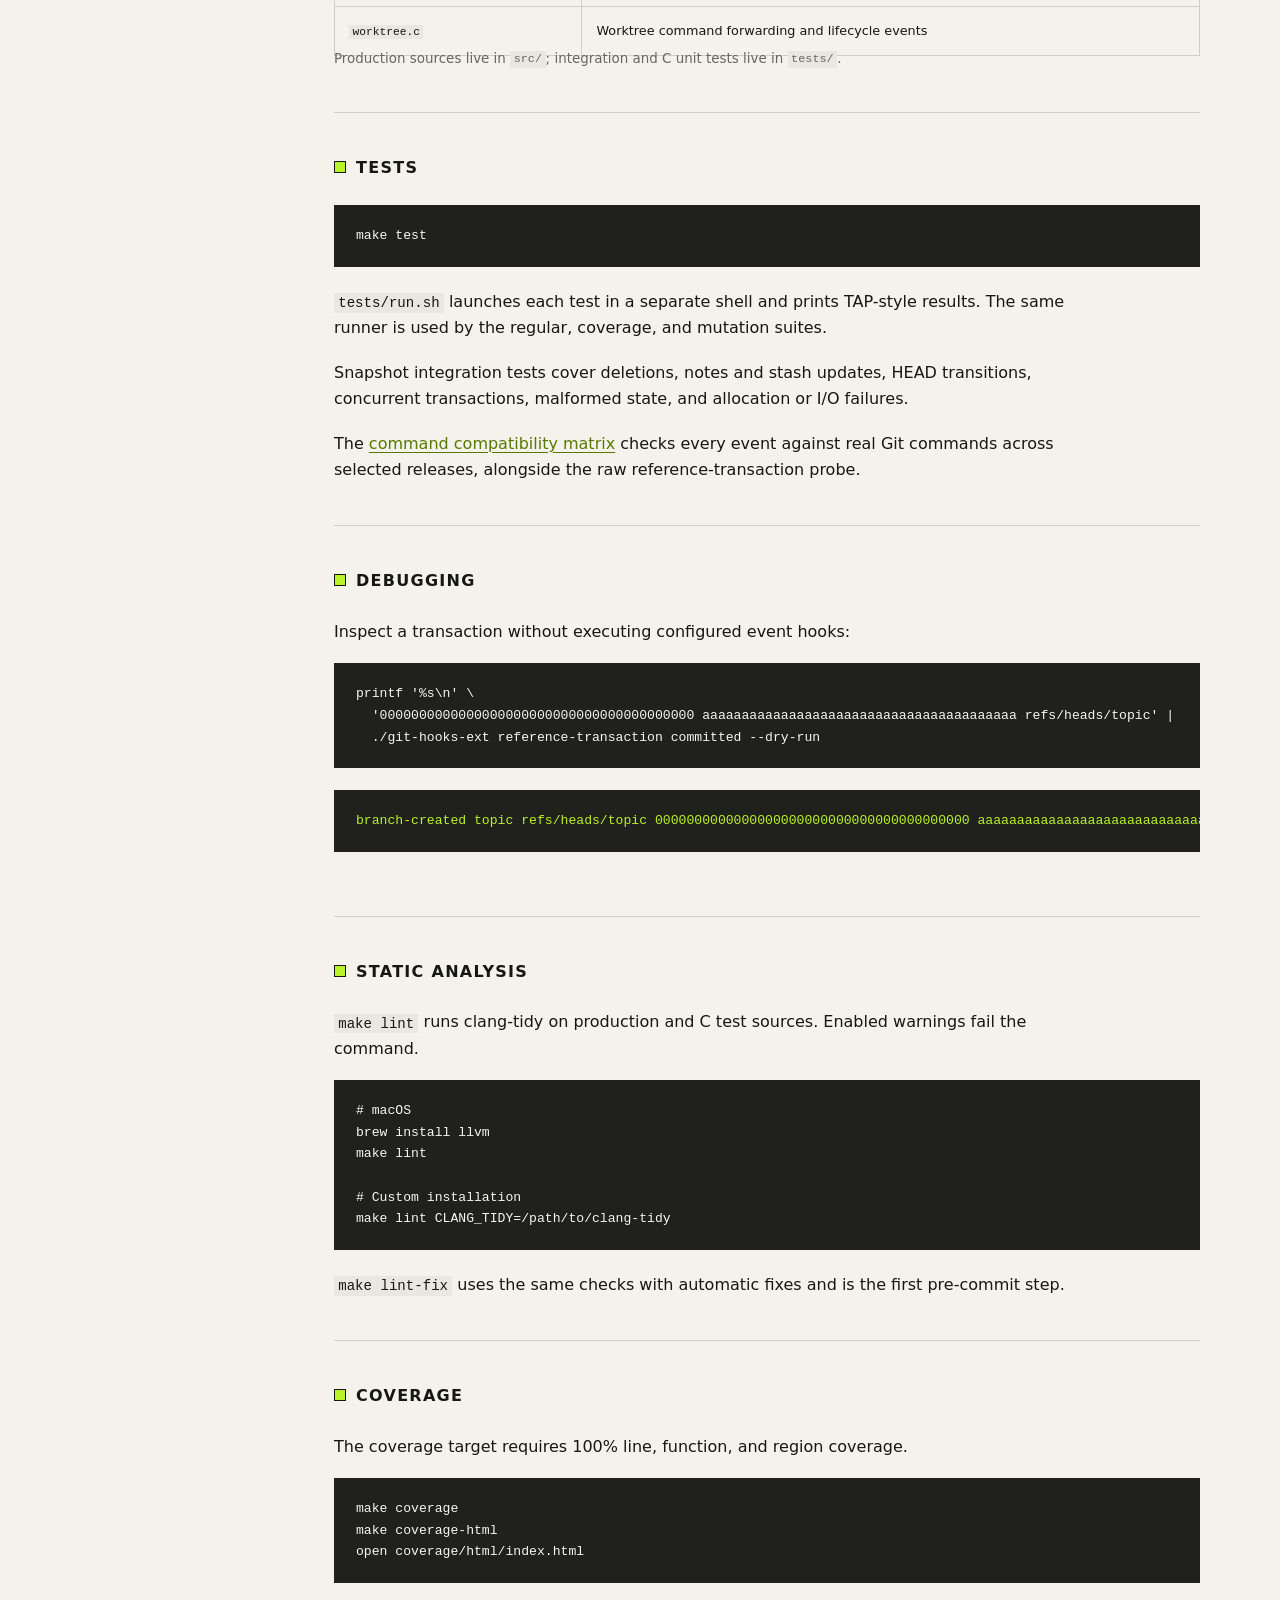
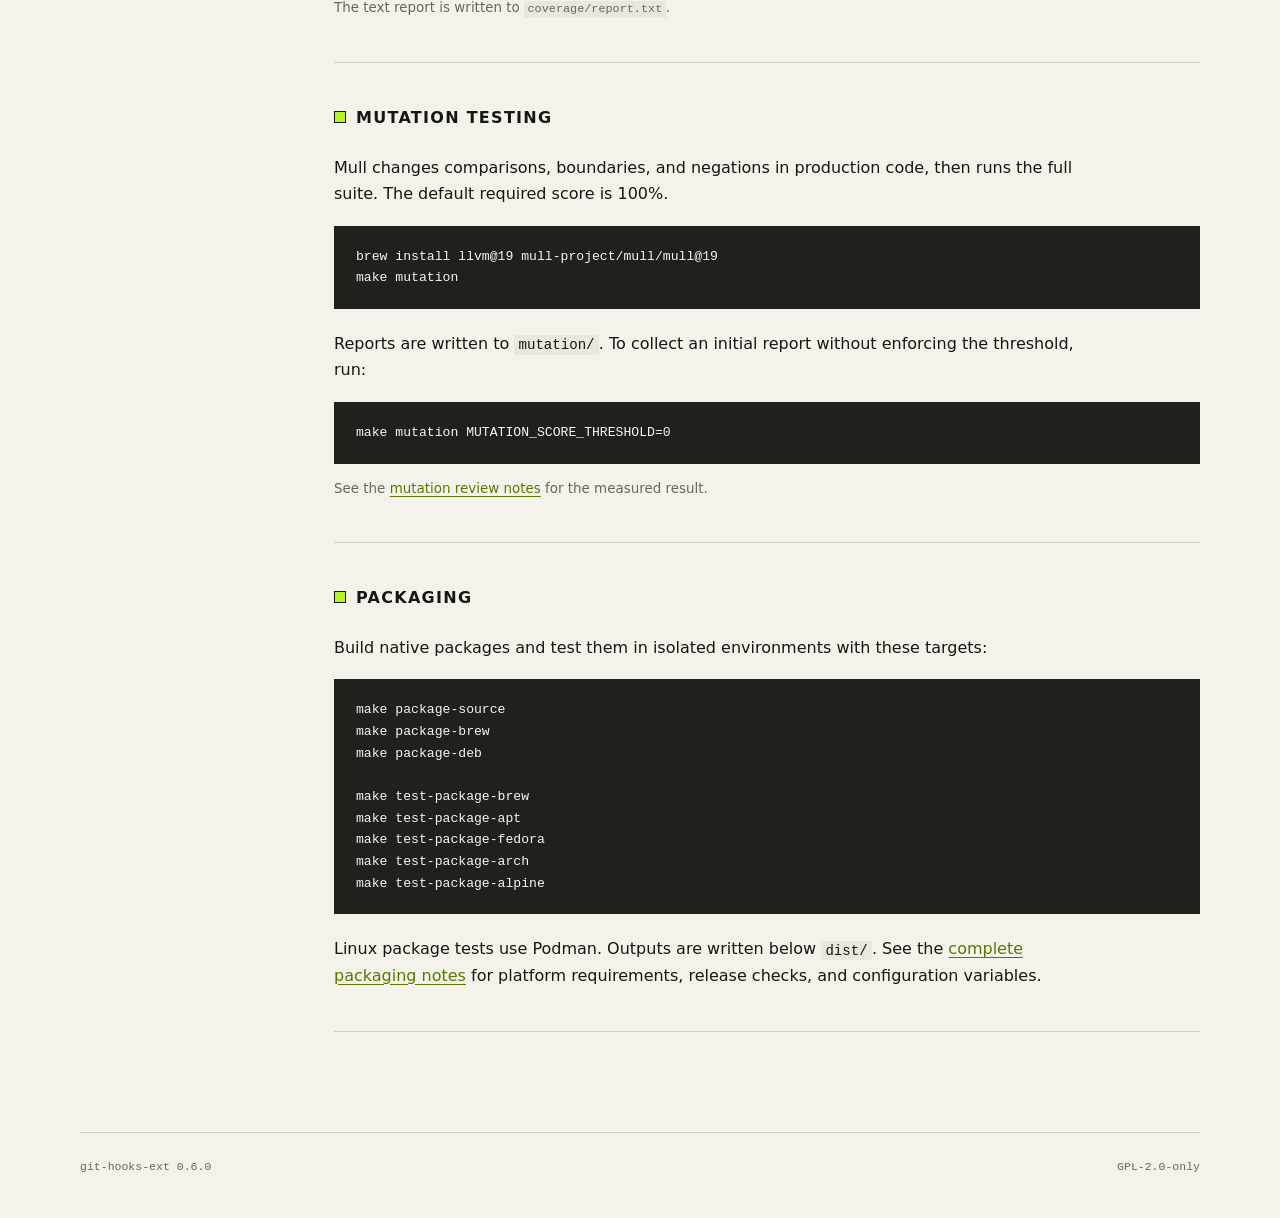
<file: site/development.html>
<!doctype html>
<html lang="en">
  <head>
    <meta charset="utf-8">
    <meta name="viewport" content="width=device-width, initial-scale=1">
    <meta name="description" content="Build, test, and package git-hooks-ext.">
    <meta name="theme-color" content="#f4f2eb">
    <title>Develop git-hooks-ext</title>
    <link rel="canonical" href="https://ciembor.github.io/git-hooks-ext/development.html">
    <link rel="stylesheet" href="styles.css">
  </head>
  <body>
    <header class="site-header">
      <div class="header-inner">
        <a class="wordmark" href="index.html"><span aria-hidden="true">🪝</span> git-hooks-ext</a>
        <nav aria-label="Project links">
          <a href="index.html">Usage</a>
          <a href="install.html">Install</a>
          <a class="active" href="development.html" aria-current="page">Development</a>
          <a class="external" href="https://github.com/ciembor/git-hooks-ext">Source ↗</a>
        </nav>
      </div>
    </header>

    <main id="top" class="page">
      <aside class="sidebar" aria-label="Page contents">
        <p>Development</p>
        <nav>
          <a href="#build">Build</a>
          <a href="#pre-commit">Pre-commit checks</a>
          <a href="#source-layout">Source layout</a>
          <a href="#tests">Tests</a>
          <a href="#debugging">Debugging</a>
          <a href="#lint">Static analysis</a>
          <a href="#coverage">Coverage</a>
          <a href="#mutation">Mutation testing</a>
          <a href="#packaging">Packaging</a>
        </nav>
      </aside>

      <article class="manual">
        <header class="manual-header">
          <div>
            <span class="manual-label">Contributor guide</span>
            <h1>Development</h1>
          </div>
          <span class="version">0.6.0</span>
        </header>

        <section id="build">
          <h2>Build</h2>
          <p>A C99 compiler, Make, and Git are enough for the regular build and test suite.</p>
          <pre><code>git clone https://github.com/ciembor/git-hooks-ext.git
cd git-hooks-ext
make
make test</code></pre>
          <p>The binary is written to <code>./git-hooks-ext</code>. Install it under <code>/usr/local/bin</code> with:</p>
          <pre><code>sudo make install</code></pre>
        </section>

        <section id="pre-commit">
          <h2>Pre-commit checks</h2>
          <p>Activate the repository-provided hook once in a clone:</p>
          <pre><code>make install-dev-hooks</code></pre>
          <p>Before every commit it runs clang-tidy with automatic fixes, then requires 100% coverage, then runs the full test suite. If clang-tidy changes a tracked file, the hook stops so the changes can be reviewed and staged before retrying the commit.</p>
        </section>

        <section id="source-layout">
          <h2>Source layout</h2>
          <div class="table-wrap">
            <table>
              <thead><tr><th>Files</th><th>Responsibility</th></tr></thead>
              <tbody>
                <tr><td><code>git-hooks-ext.c</code></td><td>Argument validation and CLI dispatch</td></tr>
                <tr><td><code>hook_install.c</code></td><td>Classic hook bridge installation</td></tr>
                <tr><td><code>hook_config.c</code></td><td>Config-based bridge and event registration</td></tr>
                <tr><td><code>shell_command.c</code></td><td>Shell quoting and command construction</td></tr>
                <tr><td><code>process.c</code></td><td>Process execution and output reading</td></tr>
                <tr><td><code>git_runner.c</code></td><td>Hook paths and event dispatch</td></tr>
                <tr><td><code>ref_update.c</code>, <code>ref_events.c</code></td><td>Ref parsing and semantic event detection</td></tr>
                <tr><td><code>ref_snapshot.c</code></td><td>Recover missing old ref values between prepared and committed transactions</td></tr>
                <tr><td><code>worktree.c</code></td><td>Worktree command forwarding and lifecycle events</td></tr>
              </tbody>
            </table>
          </div>
          <p class="method-note">Production sources live in <code>src/</code>; integration and C unit tests live in <code>tests/</code>.</p>
        </section>

        <section id="tests">
          <h2>Tests</h2>
          <pre><code>make test</code></pre>
          <p>
            <code>tests/run.sh</code> launches each test in a separate shell and
            prints TAP-style results. The same runner is used by the regular,
            coverage, and mutation suites.
          </p>
          <p>Snapshot integration tests cover deletions, notes and stash updates, HEAD transitions, concurrent transactions, malformed state, and allocation or I/O failures.</p>
          <p>
            The <a href="https://github.com/ciembor/git-hooks-ext/blob/main/tests/compat/README.md#commands-and-emitted-events">command compatibility matrix</a>
            checks every event against real Git commands across selected releases,
            alongside the raw reference-transaction probe.
          </p>
        </section>

        <section id="debugging">
          <h2>Debugging</h2>
          <p>Inspect a transaction without executing configured event hooks:</p>
          <pre><code>printf '%s\n' \
  '0000000000000000000000000000000000000000 aaaaaaaaaaaaaaaaaaaaaaaaaaaaaaaaaaaaaaaa refs/heads/topic' |
  ./git-hooks-ext reference-transaction committed --dry-run</code></pre>
          <pre><code><span>branch-created topic refs/heads/topic 0000000000000000000000000000000000000000 aaaaaaaaaaaaaaaaaaaaaaaaaaaaaaaaaaaaaaaa</span></code></pre>
        </section>

        <section id="lint">
          <h2>Static analysis</h2>
          <p><code>make lint</code> runs clang-tidy on production and C test sources. Enabled warnings fail the command.</p>
          <pre><code># macOS
brew install llvm
make lint

# Custom installation
make lint CLANG_TIDY=/path/to/clang-tidy</code></pre>
          <p><code>make lint-fix</code> uses the same checks with automatic fixes and is the first pre-commit step.</p>
        </section>

        <section id="coverage">
          <h2>Coverage</h2>
          <p>The coverage target requires 100% line, function, and region coverage.</p>
          <pre><code>make coverage
make coverage-html
open coverage/html/index.html</code></pre>
          <p class="method-note">The text report is written to <code>coverage/report.txt</code>.</p>
        </section>

        <section id="mutation">
          <h2>Mutation testing</h2>
          <p>
            Mull changes comparisons, boundaries, and negations in production
            code, then runs the full suite. The default required score is 100%.
          </p>
          <pre><code>brew install llvm@19 mull-project/mull/mull@19
make mutation</code></pre>
          <p>
            Reports are written to <code>mutation/</code>. To collect an initial
            report without enforcing the threshold, run:
          </p>
          <pre><code>make mutation MUTATION_SCORE_THRESHOLD=0</code></pre>
          <p class="method-note">
            See the <a href="https://github.com/ciembor/git-hooks-ext/blob/main/tests/mutation-notes.md">mutation review notes</a>
            for the measured result.
          </p>
        </section>

        <section id="packaging">
          <h2>Packaging</h2>
          <p>Build native packages and test them in isolated environments with these targets:</p>
          <pre><code>make package-source
make package-brew
make package-deb

make test-package-brew
make test-package-apt
make test-package-fedora
make test-package-arch
make test-package-alpine</code></pre>
          <p>
            Linux package tests use Podman. Outputs are written below
            <code>dist/</code>. See the
            <a href="https://github.com/ciembor/git-hooks-ext/blob/main/DEVELOPMENT.md#distribution-and-packaging">complete packaging notes</a>
            for platform requirements, release checks, and configuration variables.
          </p>
        </section>
      </article>
    </main>

    <footer><span>git-hooks-ext 0.6.0</span><span>GPL-2.0-only</span></footer>
  </body>
</html>
</file>
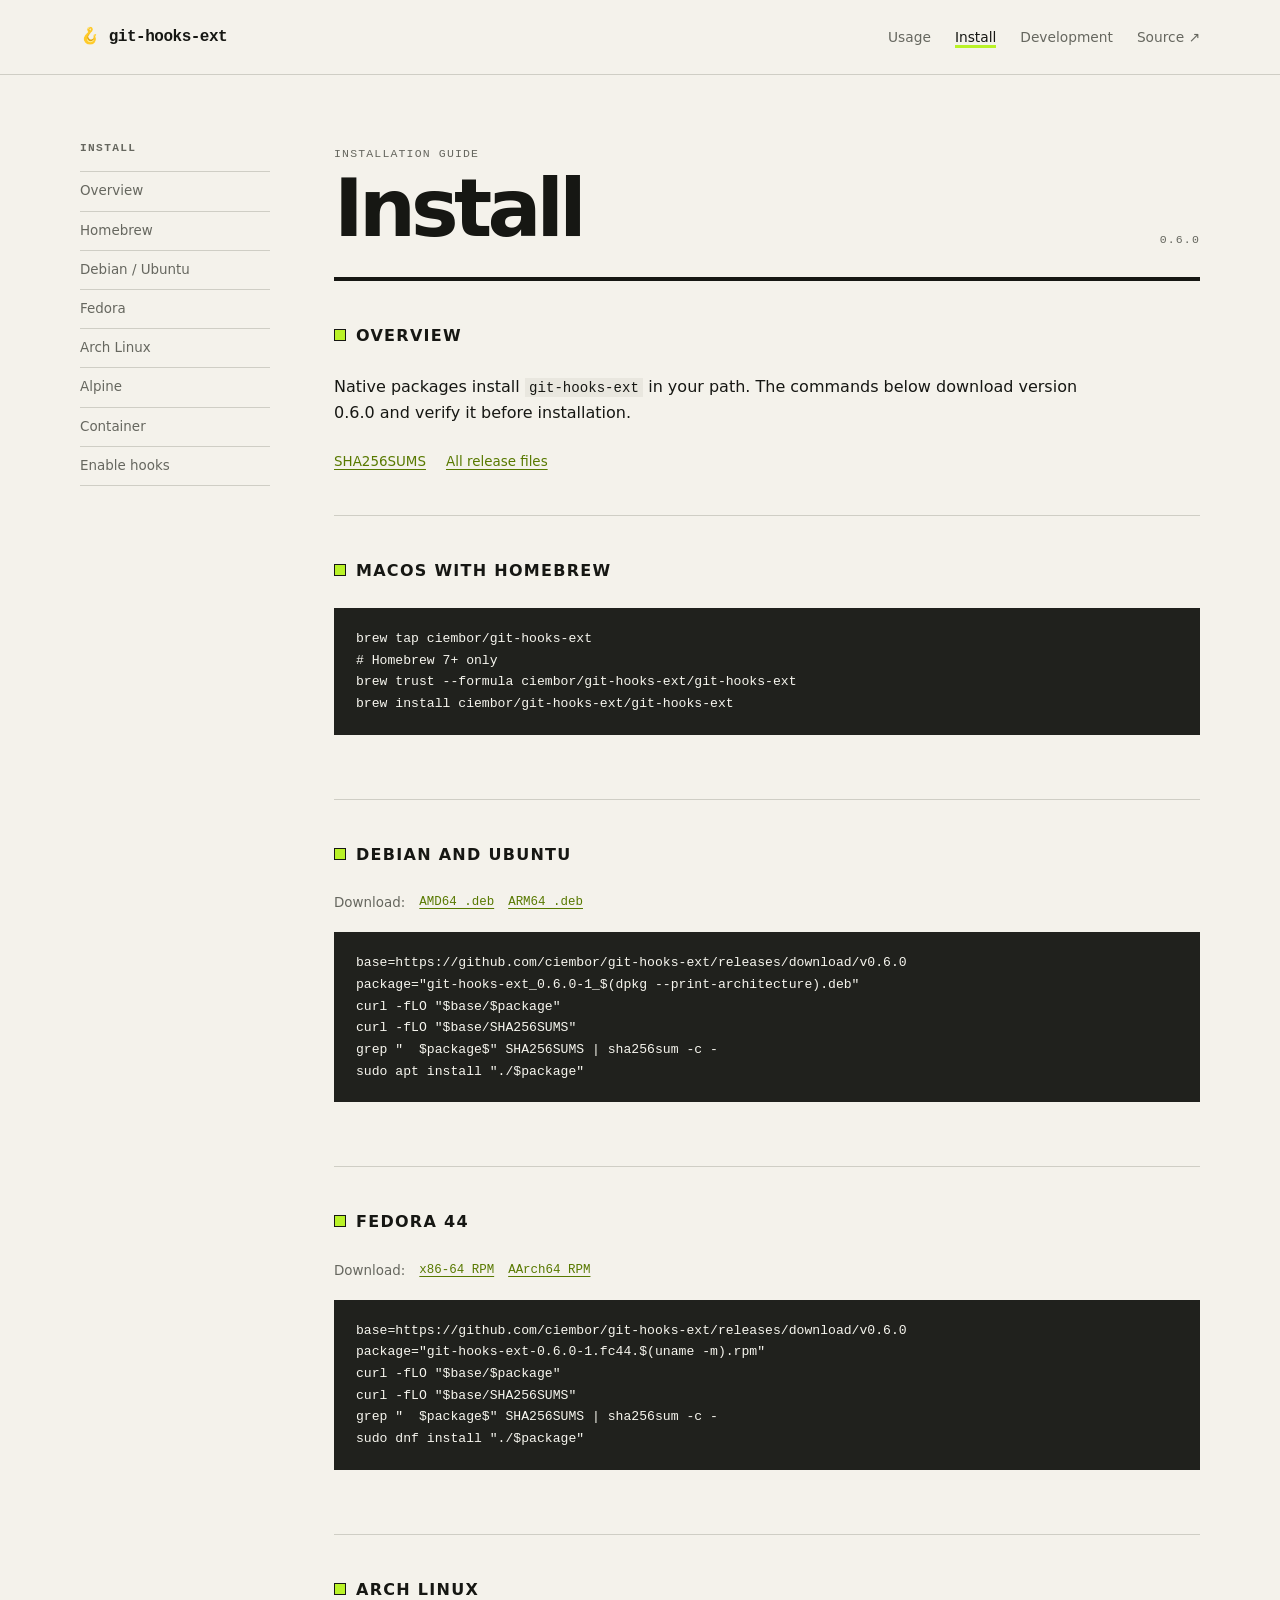
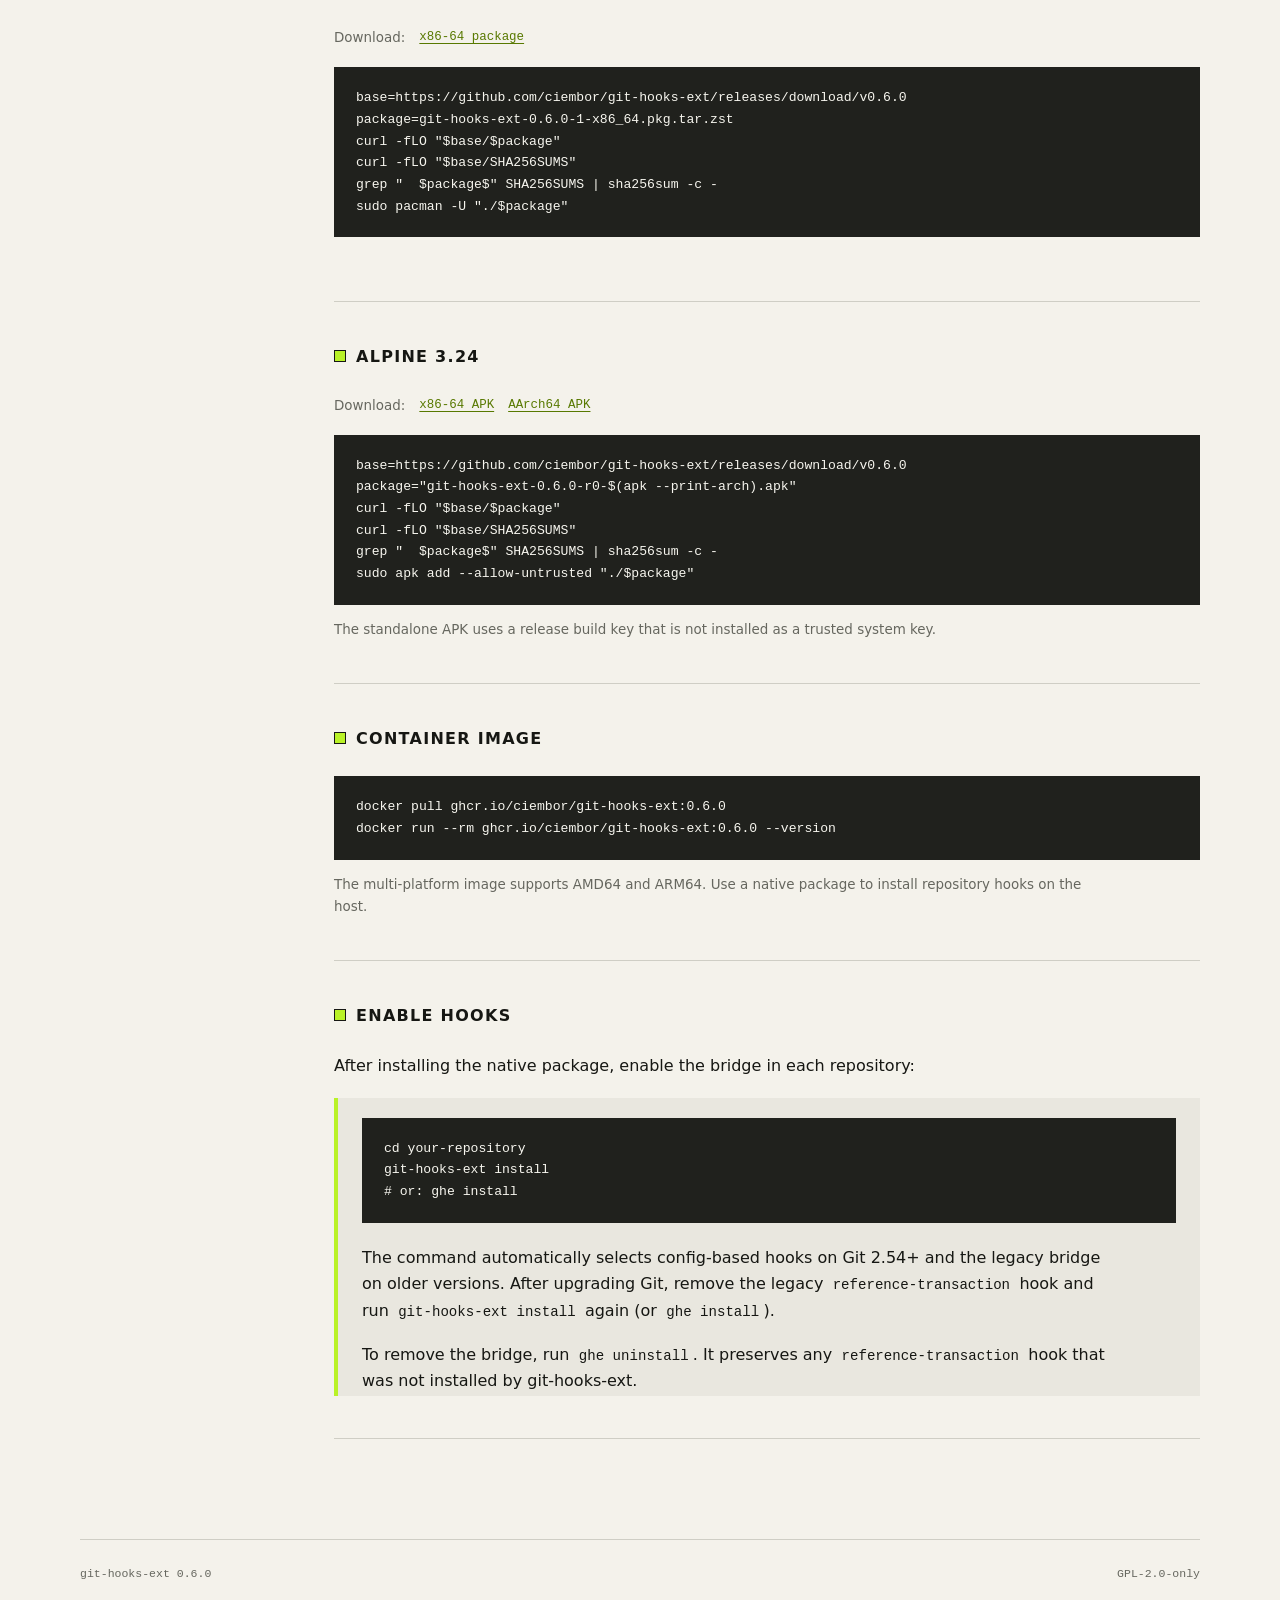
<file: site/install.html>
<!doctype html>
<html lang="en">
  <head>
    <meta charset="utf-8">
    <meta name="viewport" content="width=device-width, initial-scale=1">
    <meta name="description" content="Install git-hooks-ext on macOS and Linux.">
    <meta name="theme-color" content="#f4f2eb">
    <title>Install git-hooks-ext</title>
    <link rel="canonical" href="https://ciembor.github.io/git-hooks-ext/install.html">
    <link rel="stylesheet" href="styles.css">
  </head>
  <body>
    <header class="site-header">
      <div class="header-inner">
        <a class="wordmark" href="index.html"><span aria-hidden="true">🪝</span> git-hooks-ext</a>
        <nav aria-label="Project links">
          <a href="index.html">Usage</a>
          <a class="active" href="install.html" aria-current="page">Install</a>
          <a href="development.html">Development</a>
          <a class="external" href="https://github.com/ciembor/git-hooks-ext">Source ↗</a>
        </nav>
      </div>
    </header>

    <main id="top" class="page">
      <aside class="sidebar" aria-label="Page contents">
        <p>Install</p>
        <nav>
          <a href="#overview">Overview</a>
          <a href="#homebrew">Homebrew</a>
          <a href="#debian">Debian / Ubuntu</a>
          <a href="#fedora">Fedora</a>
          <a href="#arch">Arch Linux</a>
          <a href="#alpine">Alpine</a>
          <a href="#container">Container</a>
          <a href="#enable">Enable hooks</a>
        </nav>
      </aside>

      <article class="manual">
        <header class="manual-header">
          <div>
            <span class="manual-label">Installation guide</span>
            <h1>Install</h1>
          </div>
          <span class="version">0.6.0</span>
        </header>

        <section id="overview">
          <h2>Overview</h2>
          <p>
            Native packages install <code>git-hooks-ext</code> in your path. The
            commands below download version 0.6.0 and verify it before installation.
          </p>
          <p class="release-links">
            <a href="https://github.com/ciembor/git-hooks-ext/releases/download/v0.6.0/SHA256SUMS">SHA256SUMS</a>
            <a href="https://github.com/ciembor/git-hooks-ext/releases/tag/v0.6.0">All release files</a>
          </p>
        </section>

        <section id="homebrew">
          <h2>macOS with Homebrew</h2>
          <pre><code>brew tap ciembor/git-hooks-ext
# Homebrew 7+ only
brew trust --formula ciembor/git-hooks-ext/git-hooks-ext
brew install ciembor/git-hooks-ext/git-hooks-ext</code></pre>
        </section>

        <section id="debian">
          <h2>Debian and Ubuntu</h2>
          <p class="downloads">
            Download:
            <a href="https://github.com/ciembor/git-hooks-ext/releases/download/v0.6.0/git-hooks-ext_0.6.0-1_amd64.deb">AMD64 .deb</a>
            <a href="https://github.com/ciembor/git-hooks-ext/releases/download/v0.6.0/git-hooks-ext_0.6.0-1_arm64.deb">ARM64 .deb</a>
          </p>
          <pre><code>base=https://github.com/ciembor/git-hooks-ext/releases/download/v0.6.0
package="git-hooks-ext_0.6.0-1_$(dpkg --print-architecture).deb"
curl -fLO "$base/$package"
curl -fLO "$base/SHA256SUMS"
grep "  $package$" SHA256SUMS | sha256sum -c -
sudo apt install "./$package"</code></pre>
        </section>

        <section id="fedora">
          <h2>Fedora 44</h2>
          <p class="downloads">
            Download:
            <a href="https://github.com/ciembor/git-hooks-ext/releases/download/v0.6.0/git-hooks-ext-0.6.0-1.fc44.x86_64.rpm">x86-64 RPM</a>
            <a href="https://github.com/ciembor/git-hooks-ext/releases/download/v0.6.0/git-hooks-ext-0.6.0-1.fc44.aarch64.rpm">AArch64 RPM</a>
          </p>
          <pre><code>base=https://github.com/ciembor/git-hooks-ext/releases/download/v0.6.0
package="git-hooks-ext-0.6.0-1.fc44.$(uname -m).rpm"
curl -fLO "$base/$package"
curl -fLO "$base/SHA256SUMS"
grep "  $package$" SHA256SUMS | sha256sum -c -
sudo dnf install "./$package"</code></pre>
        </section>

        <section id="arch">
          <h2>Arch Linux</h2>
          <p class="downloads">
            Download:
            <a href="https://github.com/ciembor/git-hooks-ext/releases/download/v0.6.0/git-hooks-ext-0.6.0-1-x86_64.pkg.tar.zst">x86-64 package</a>
          </p>
          <pre><code>base=https://github.com/ciembor/git-hooks-ext/releases/download/v0.6.0
package=git-hooks-ext-0.6.0-1-x86_64.pkg.tar.zst
curl -fLO "$base/$package"
curl -fLO "$base/SHA256SUMS"
grep "  $package$" SHA256SUMS | sha256sum -c -
sudo pacman -U "./$package"</code></pre>
        </section>

        <section id="alpine">
          <h2>Alpine 3.24</h2>
          <p class="downloads">
            Download:
            <a href="https://github.com/ciembor/git-hooks-ext/releases/download/v0.6.0/git-hooks-ext-0.6.0-r0-x86_64.apk">x86-64 APK</a>
            <a href="https://github.com/ciembor/git-hooks-ext/releases/download/v0.6.0/git-hooks-ext-0.6.0-r0-aarch64.apk">AArch64 APK</a>
          </p>
          <pre><code>base=https://github.com/ciembor/git-hooks-ext/releases/download/v0.6.0
package="git-hooks-ext-0.6.0-r0-$(apk --print-arch).apk"
curl -fLO "$base/$package"
curl -fLO "$base/SHA256SUMS"
grep "  $package$" SHA256SUMS | sha256sum -c -
sudo apk add --allow-untrusted "./$package"</code></pre>
          <p class="method-note">The standalone APK uses a release build key that is not installed as a trusted system key.</p>
        </section>

        <section id="container">
          <h2>Container image</h2>
          <pre><code>docker pull ghcr.io/ciembor/git-hooks-ext:0.6.0
docker run --rm ghcr.io/ciembor/git-hooks-ext:0.6.0 --version</code></pre>
          <p class="method-note">The multi-platform image supports AMD64 and ARM64. Use a native package to install repository hooks on the host.</p>
        </section>

        <section id="enable">
          <h2>Enable hooks</h2>
          <p>After installing the native package, enable the bridge in each repository:</p>
          <div class="after-install">
            <pre><code>cd your-repository
git-hooks-ext install
# or: ghe install</code></pre>
            <p>The command automatically selects config-based hooks on Git 2.54+ and the legacy bridge on older versions. After upgrading Git, remove the legacy <code>reference-transaction</code> hook and run <code>git-hooks-ext install</code> again (or <code>ghe install</code>).</p>
            <p>To remove the bridge, run <code>ghe uninstall</code>. It preserves any <code>reference-transaction</code> hook that was not installed by git-hooks-ext.</p>
          </div>
        </section>
      </article>
    </main>

    <footer><span>git-hooks-ext 0.6.0</span><span>GPL-2.0-only</span></footer>
  </body>
</html>
</file>
<file: site/styles.css>
:root {
  --paper: #f4f2eb;
  --ink: #161713;
  --muted: #66675f;
  --line: #cfcec5;
  --accent: #b9f227;
  --accent-dark: #587900;
  --panel: #e9e7df;
  --code: #20211d;
  --code-ink: #f7f6ef;
  color-scheme: light;
  font-family: Inter, ui-sans-serif, system-ui, -apple-system, BlinkMacSystemFont, "Segoe UI", sans-serif;
  font-synthesis: none;
}

* { box-sizing: border-box; }
html { scroll-behavior: smooth; }
body { margin: 0; background: var(--paper); color: var(--ink); line-height: 1.65; }
a { color: var(--accent-dark); text-underline-offset: 3px; }
code, pre { font-family: "SFMono-Regular", Consolas, "Liberation Mono", monospace; }

.site-header { border-bottom: 1px solid var(--line); }
.header-inner, .page, footer { width: min(1120px, calc(100% - 48px)); margin-inline: auto; }
.header-inner { min-height: 74px; display: flex; align-items: center; justify-content: space-between; }
.wordmark { color: var(--ink); font-family: "SFMono-Regular", Consolas, monospace; font-weight: 700; letter-spacing: -0.03em; text-decoration: none; }
.wordmark span { color: var(--accent-dark); }
.site-header nav { display: flex; gap: 24px; }
.site-header nav a { color: var(--muted); font-size: 0.86rem; text-decoration: none; }
.site-header nav a:hover { color: var(--ink); }
.site-header nav a.active { color: var(--ink); box-shadow: inset 0 -3px var(--accent); }

.page { display: grid; grid-template-columns: 190px minmax(0, 1fr); gap: 64px; padding: 64px 0 100px; }
.sidebar { position: sticky; top: 32px; align-self: start; font-size: 0.84rem; }
.sidebar > p { margin: 0 0 14px; color: var(--muted); font-family: "SFMono-Regular", Consolas, monospace; font-size: 0.7rem; font-weight: 700; letter-spacing: 0.12em; text-transform: uppercase; }
.sidebar nav { display: flex; flex-direction: column; border-top: 1px solid var(--line); }
.sidebar nav a { padding: 8px 0; border-bottom: 1px solid var(--line); color: var(--muted); text-decoration: none; }
.sidebar nav a:hover { color: var(--ink); padding-left: 5px; }

.manual { min-width: 0; }
.manual-header { display: flex; align-items: end; justify-content: space-between; gap: 24px; padding-bottom: 28px; border-bottom: 4px solid var(--ink); }
.manual-label, .version { color: var(--muted); font-family: "SFMono-Regular", Consolas, monospace; font-size: 0.72rem; letter-spacing: 0.1em; text-transform: uppercase; }
h1 { margin: 4px 0 0; font-size: clamp(2.8rem, 7vw, 5rem); letter-spacing: -0.06em; line-height: 1; }
.manual section { padding: 42px 0; border-bottom: 1px solid var(--line); scroll-margin-top: 20px; }
h2 { margin: 0 0 24px; font-size: 1rem; letter-spacing: 0.08em; text-transform: uppercase; }
h2::before { content: ""; display: inline-block; width: 10px; height: 10px; margin-right: 10px; background: var(--accent); border: 1px solid var(--ink); }
h3 { margin: 32px 0 12px; font-size: 0.95rem; }
p { max-width: 760px; margin: 0 0 18px; }
p:last-child { margin-bottom: 0; }
p code, td code, dd code { padding: 0.12em 0.3em; background: var(--panel); font-size: 0.88em; }
pre { margin: 0 0 22px; padding: 20px 22px; overflow-x: auto; background: var(--code); color: var(--code-ink); font-size: 0.82rem; line-height: 1.65; }
pre span { color: var(--accent); }

.translation { display: grid; grid-template-columns: 1fr auto 1fr; align-items: center; gap: 22px; margin: 28px 0; padding: 24px; background: var(--code); color: var(--code-ink); }
.translation div { min-width: 0; }
.translation span { display: block; margin-bottom: 8px; color: #aaa99f; font-family: "SFMono-Regular", Consolas, monospace; font-size: 0.65rem; letter-spacing: 0.1em; text-transform: uppercase; }
.translation code { display: block; overflow: hidden; color: var(--accent); font-size: 0.78rem; text-overflow: ellipsis; white-space: nowrap; }
.translation b { color: var(--accent); font-size: 1.4rem; }

.table-wrap { overflow-x: auto; border: 1px solid var(--line); }
table { width: 100%; border-collapse: collapse; font-size: 0.8rem; text-align: left; }
th, td { padding: 13px 14px; border-right: 1px solid var(--line); border-bottom: 1px solid var(--line); white-space: nowrap; }
tr:last-child th, tr:last-child td { border-bottom: 0; }
th:last-child, td:last-child { border-right: 0; }
thead th { background: var(--panel); font-size: 0.7rem; letter-spacing: 0.06em; text-transform: uppercase; }
tbody th { font-weight: 650; }
.compatibility-table { width: max-content; min-width: 100%; }
.compatibility-table td { text-align: center; }
.compatibility-table th:first-child { position: sticky; left: 0; z-index: 1; background: var(--paper); }
.compatibility-table thead th:first-child { z-index: 2; background: var(--panel); }
.compatibility-table .status-ok { background: #e5f3df; }
.compatibility-table .status-partial { background: #fff0cc; }
.compatibility-table .status-no { background: #fae5e2; }

.downloads { display: flex; flex-wrap: wrap; gap: 8px 14px; color: var(--muted); font-size: 0.84rem; }
.downloads a { font-family: "SFMono-Regular", Consolas, monospace; font-size: 0.78rem; }
.method-note { margin-top: -8px; color: var(--muted); font-size: 0.84rem; }
.after-install { padding: 20px 24px 1px; border-left: 4px solid var(--accent); background: var(--panel); }
.release-links { display: flex; gap: 20px; margin-top: 24px; font-size: 0.84rem; }

footer { display: flex; justify-content: space-between; padding: 24px 0 42px; border-top: 1px solid var(--line); color: var(--muted); font-family: "SFMono-Regular", Consolas, monospace; font-size: 0.72rem; }

@media (max-width: 760px) {
  .header-inner, .page, footer { width: min(100% - 28px, 1120px); }
  .header-inner { flex-wrap: wrap; gap: 10px; padding: 14px 0; }
  .site-header nav { gap: 14px; }
  .site-header nav a.external { display: none; }
  .page { grid-template-columns: 1fr; gap: 34px; padding-top: 34px; }
  .sidebar { position: static; }
  .sidebar > p { display: none; }
  .sidebar nav { flex-direction: row; gap: 16px; overflow-x: auto; border-bottom: 1px solid var(--line); }
  .sidebar nav a { flex: 0 0 auto; border: 0; }
  .sidebar nav a:hover { padding-left: 0; }
  .manual-header { align-items: start; }
  .translation { grid-template-columns: 1fr; }
  .translation b { transform: rotate(90deg); }
  .after-install { padding-inline: 16px; }
}

@media (prefers-reduced-motion: reduce) { html { scroll-behavior: auto; } }
</file>
